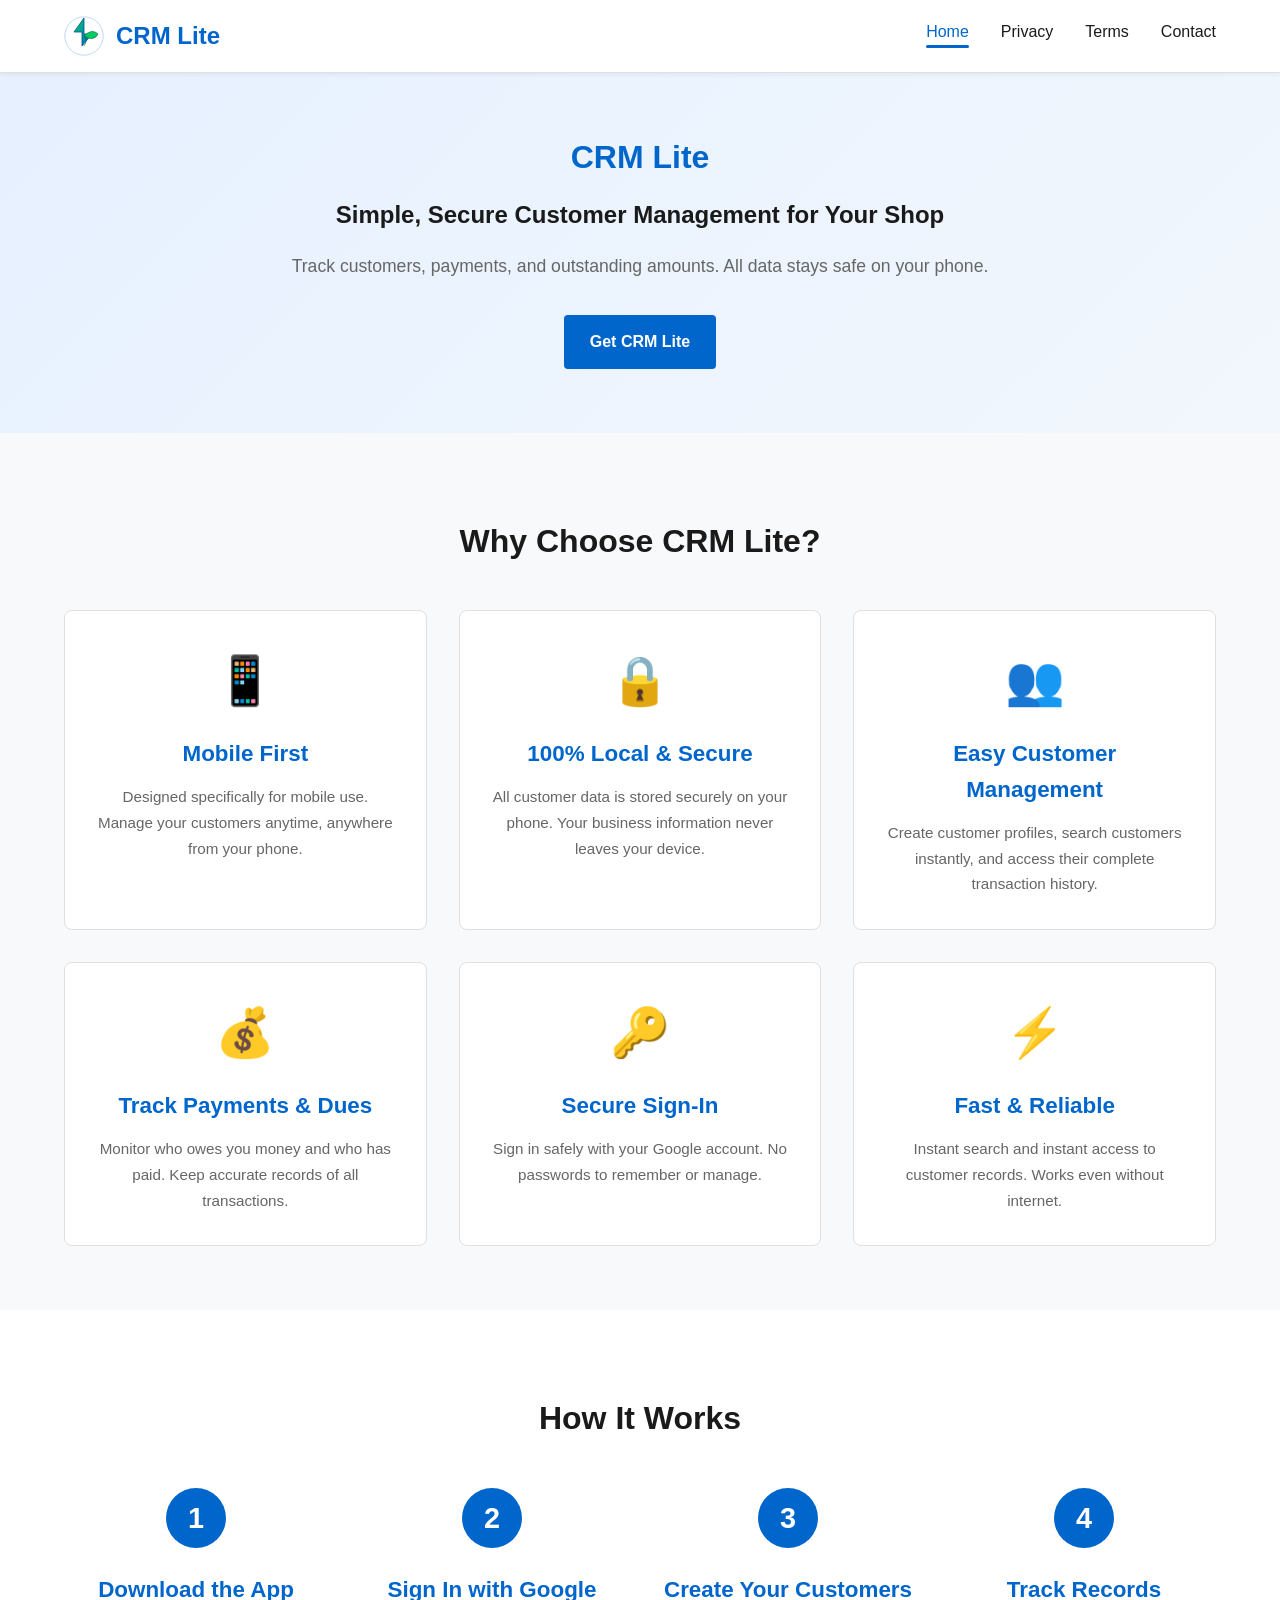
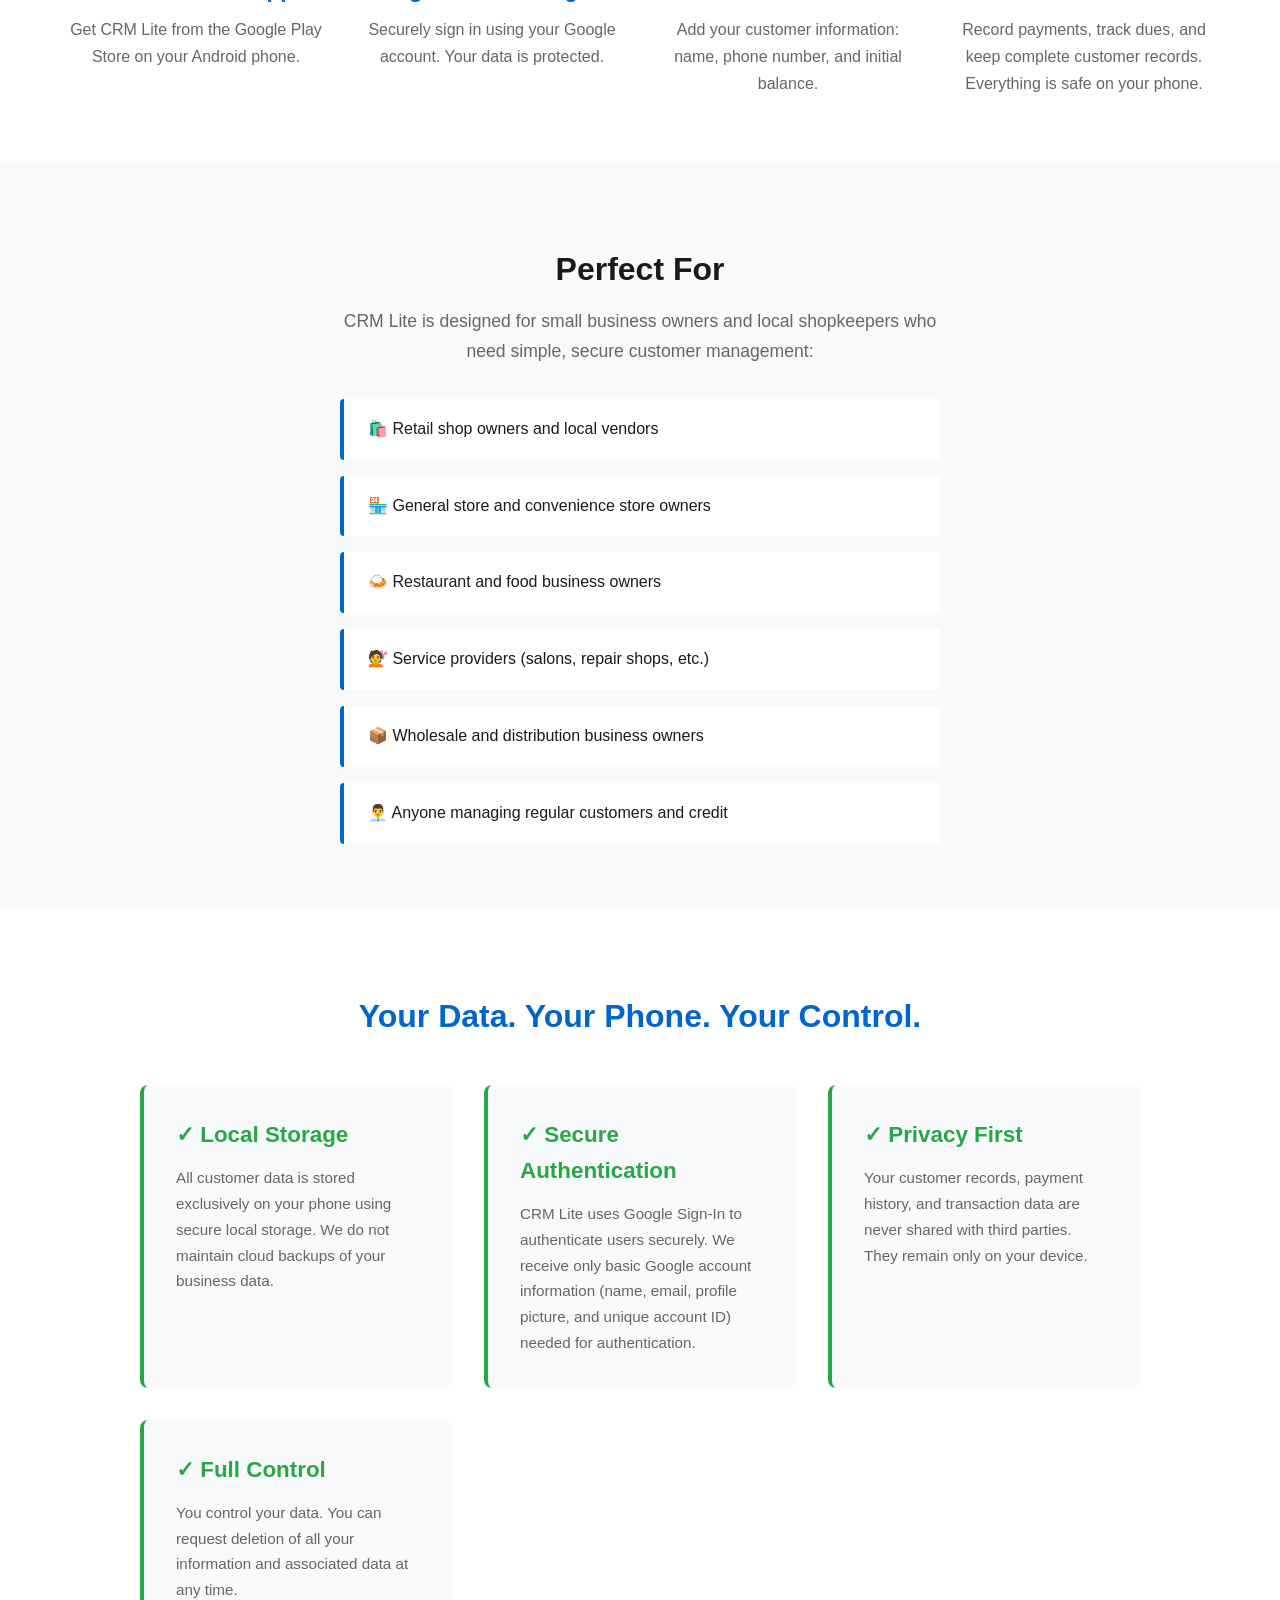
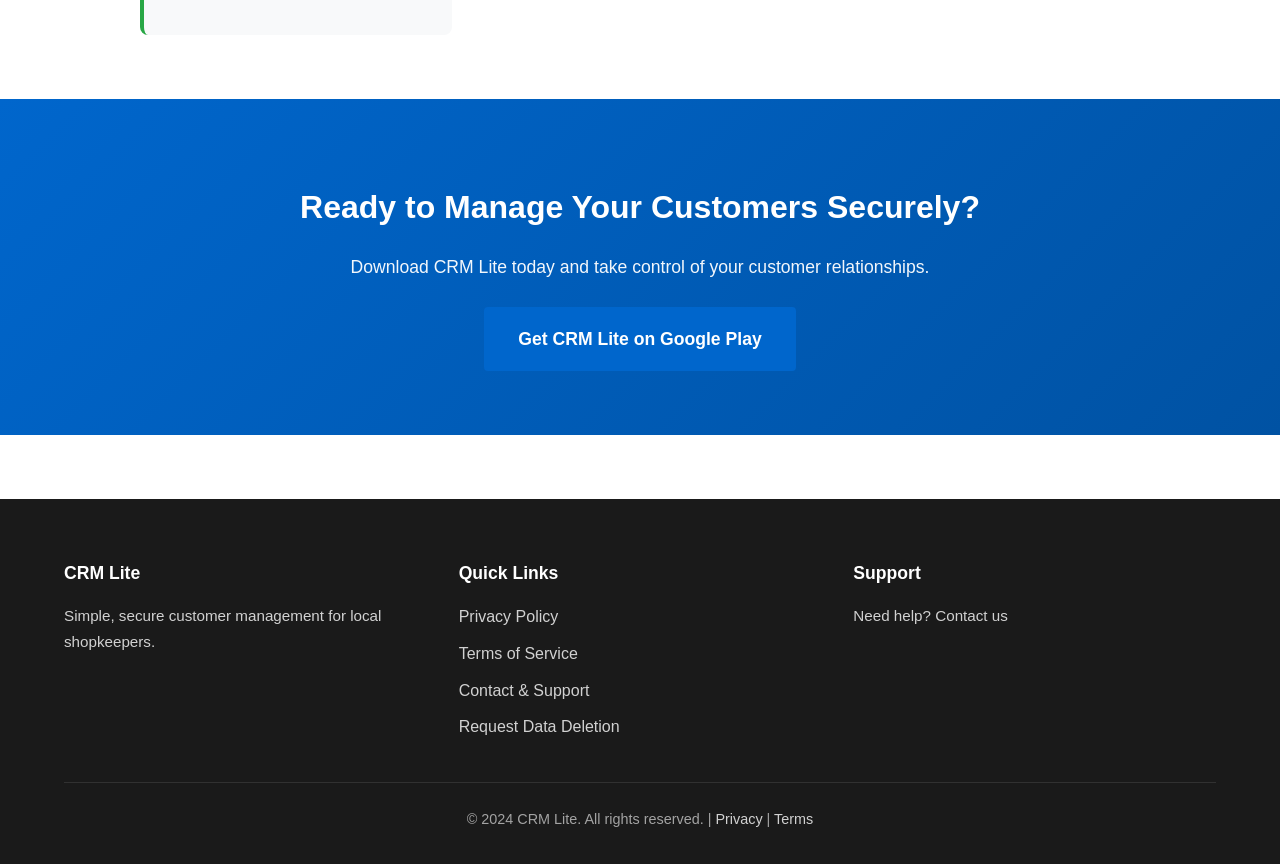
<file: index.html>
<!DOCTYPE html>
<html lang="en">
<head>
    <meta charset="UTF-8">
    <meta name="viewport" content="width=device-width, initial-scale=1.0">
    <meta name="description" content="CRM Lite - A secure, mobile-first customer relationship management app for local shopkeepers to track customers, payments, and outstanding amounts.">
    <meta name="theme-color" content="#0066cc">
    <title>CRM Lite - Simple Customer Management for Shopkeepers</title>
    <link rel="stylesheet" href="style.css">
</head>
<body>
    <!-- Navigation -->
    <nav class="navbar">
        <div class="container">
            <div class="nav-brand">
                <img src="logo.svg" alt="CRM Lite Logo" class="app-logo">
                <h1>CRM Lite</h1>
            </div>
            <ul class="nav-links">
                <li><a href="index.html" class="active">Home</a></li>
                <li><a href="privacy.html">Privacy</a></li>
                <li><a href="terms.html">Terms</a></li>
                <li><a href="contact.html">Contact</a></li>
            </ul>
        </div>
    </nav>

    <!-- Hero Section -->
    <section class="hero">
        <div class="container">
            <div class="hero-content">
                <h2>CRM Lite</h2>
                <p class="hero-subtitle">Simple, Secure Customer Management for Your Shop</p>
                <p class="hero-description">Track customers, payments, and outstanding amounts. All data stays safe on your phone.</p>
                <div class="hero-cta">
                    <a href="https://play.google.com/store/apps/details?id=com.crmlite.app" class="btn btn-primary" target="_blank" rel="noopener noreferrer">Get CRM Lite</a>
                </div>
            </div>
        </div>
    </section>

    <!-- Features Section -->
    <section class="features">
        <div class="container">
            <h2>Why Choose CRM Lite?</h2>
            <div class="features-grid">
                <div class="feature-card">
                    <div class="feature-icon">📱</div>
                    <h3>Mobile First</h3>
                    <p>Designed specifically for mobile use. Manage your customers anytime, anywhere from your phone.</p>
                </div>
                <div class="feature-card">
                    <div class="feature-icon">🔒</div>
                    <h3>100% Local & Secure</h3>
                    <p>All customer data is stored securely on your phone. Your business information never leaves your device.</p>
                </div>
                <div class="feature-card">
                    <div class="feature-icon">👥</div>
                    <h3>Easy Customer Management</h3>
                    <p>Create customer profiles, search customers instantly, and access their complete transaction history.</p>
                </div>
                <div class="feature-card">
                    <div class="feature-icon">💰</div>
                    <h3>Track Payments & Dues</h3>
                    <p>Monitor who owes you money and who has paid. Keep accurate records of all transactions.</p>
                </div>
                <div class="feature-card">
                    <div class="feature-icon">🔑</div>
                    <h3>Secure Sign-In</h3>
                    <p>Sign in safely with your Google account. No passwords to remember or manage.</p>
                </div>
                <div class="feature-card">
                    <div class="feature-icon">⚡</div>
                    <h3>Fast & Reliable</h3>
                    <p>Instant search and instant access to customer records. Works even without internet.</p>
                </div>
            </div>
        </div>
    </section>

    <!-- How It Works Section -->
    <section class="how-it-works">
        <div class="container">
            <h2>How It Works</h2>
            <div class="steps">
                <div class="step">
                    <div class="step-number">1</div>
                    <h3>Download the App</h3>
                    <p>Get CRM Lite from the Google Play Store on your Android phone.</p>
                </div>
                <div class="step">
                    <div class="step-number">2</div>
                    <h3>Sign In with Google</h3>
                    <p>Securely sign in using your Google account. Your data is protected.</p>
                </div>
                <div class="step">
                    <div class="step-number">3</div>
                    <h3>Create Your Customers</h3>
                    <p>Add your customer information: name, phone number, and initial balance.</p>
                </div>
                <div class="step">
                    <div class="step-number">4</div>
                    <h3>Track Records</h3>
                    <p>Record payments, track dues, and keep complete customer records. Everything is safe on your phone.</p>
                </div>
            </div>
        </div>
    </section>

    <!-- Target Audience Section -->
    <section class="audience">
        <div class="container">
            <h2>Perfect For</h2>
            <p class="section-subtitle">CRM Lite is designed for small business owners and local shopkeepers who need simple, secure customer management:</p>
            <ul class="audience-list">
                <li>🛍️ Retail shop owners and local vendors</li>
                <li>🏪 General store and convenience store owners</li>
                <li>🍛 Restaurant and food business owners</li>
                <li>💇 Service providers (salons, repair shops, etc.)</li>
                <li>📦 Wholesale and distribution business owners</li>
                <li>👨‍💼 Anyone managing regular customers and credit</li>
            </ul>
        </div>
    </section>

    <!-- Data Safety Section -->
    <section class="data-safety">
        <div class="container">
            <h2>Your Data. Your Phone. Your Control.</h2>
            <div class="safety-content">
                <div class="safety-point">
                    <h3>✓ Local Storage</h3>
                    <p>All customer data is stored exclusively on your phone using secure local storage. We do not maintain cloud backups of your business data.</p>
                </div>
                <div class="safety-point">
                    <h3>✓ Secure Authentication</h3>
                    <p>CRM Lite uses Google Sign-In to authenticate users securely. We receive only basic Google account information (name, email, profile picture, and unique account ID) needed for authentication.</p>
                </div>
                <div class="safety-point">
                    <h3>✓ Privacy First</h3>
                    <p>Your customer records, payment history, and transaction data are never shared with third parties. They remain only on your device.</p>
                </div>
                <div class="safety-point">
                    <h3>✓ Full Control</h3>
                    <p>You control your data. You can request deletion of all your information and associated data at any time.</p>
                </div>
            </div>
        </div>
    </section>

    <!-- CTA Section -->
    <section class="cta">
        <div class="container">
            <h2>Ready to Manage Your Customers Securely?</h2>
            <p>Download CRM Lite today and take control of your customer relationships.</p>
            <a href="https://play.google.com/store/apps/details?id=com.crmlite.app" class="btn btn-primary btn-lg" target="_blank" rel="noopener noreferrer">Get CRM Lite on Google Play</a>
        </div>
    </section>

    <!-- Footer -->
    <footer class="footer">
        <div class="container">
            <div class="footer-content">
                <div class="footer-section">
                    <h4>CRM Lite</h4>
                    <p>Simple, secure customer management for local shopkeepers.</p>
                </div>
                <div class="footer-section">
                    <h4>Quick Links</h4>
                    <ul>
                        <li><a href="privacy.html">Privacy Policy</a></li>
                        <li><a href="terms.html">Terms of Service</a></li>
                        <li><a href="contact.html">Contact & Support</a></li>
                        <li><a href="deletion.html">Request Data Deletion</a></li>
                    </ul>
                </div>
                <div class="footer-section">
                    <h4>Support</h4>
                    <p>Need help? <a href="contact.html">Contact us</a></p>
                </div>
            </div>
            <div class="footer-bottom">
                <p>&copy; 2024 CRM Lite. All rights reserved. | <a href="privacy.html">Privacy</a> | <a href="terms.html">Terms</a></p>
            </div>
        </div>
    </footer>

    <script src="script.js"></script>
</body>
</html>
</file>
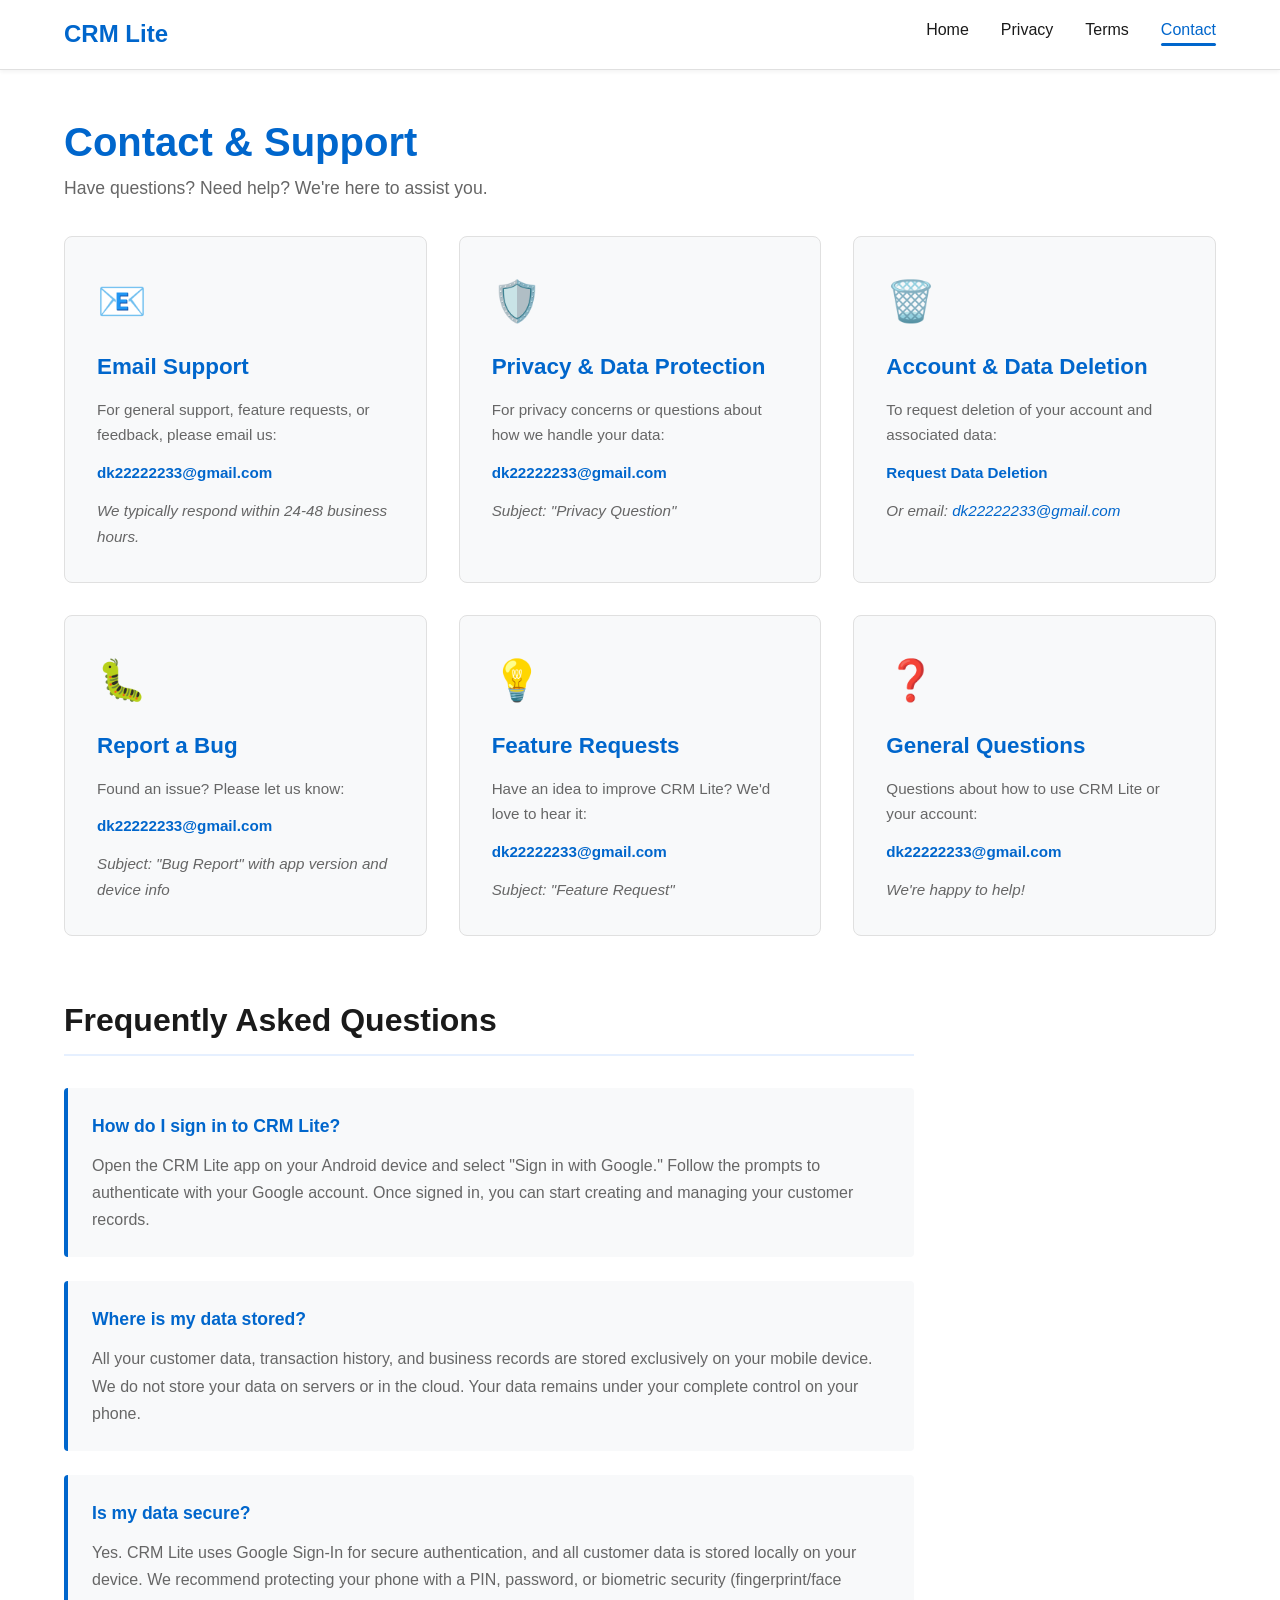
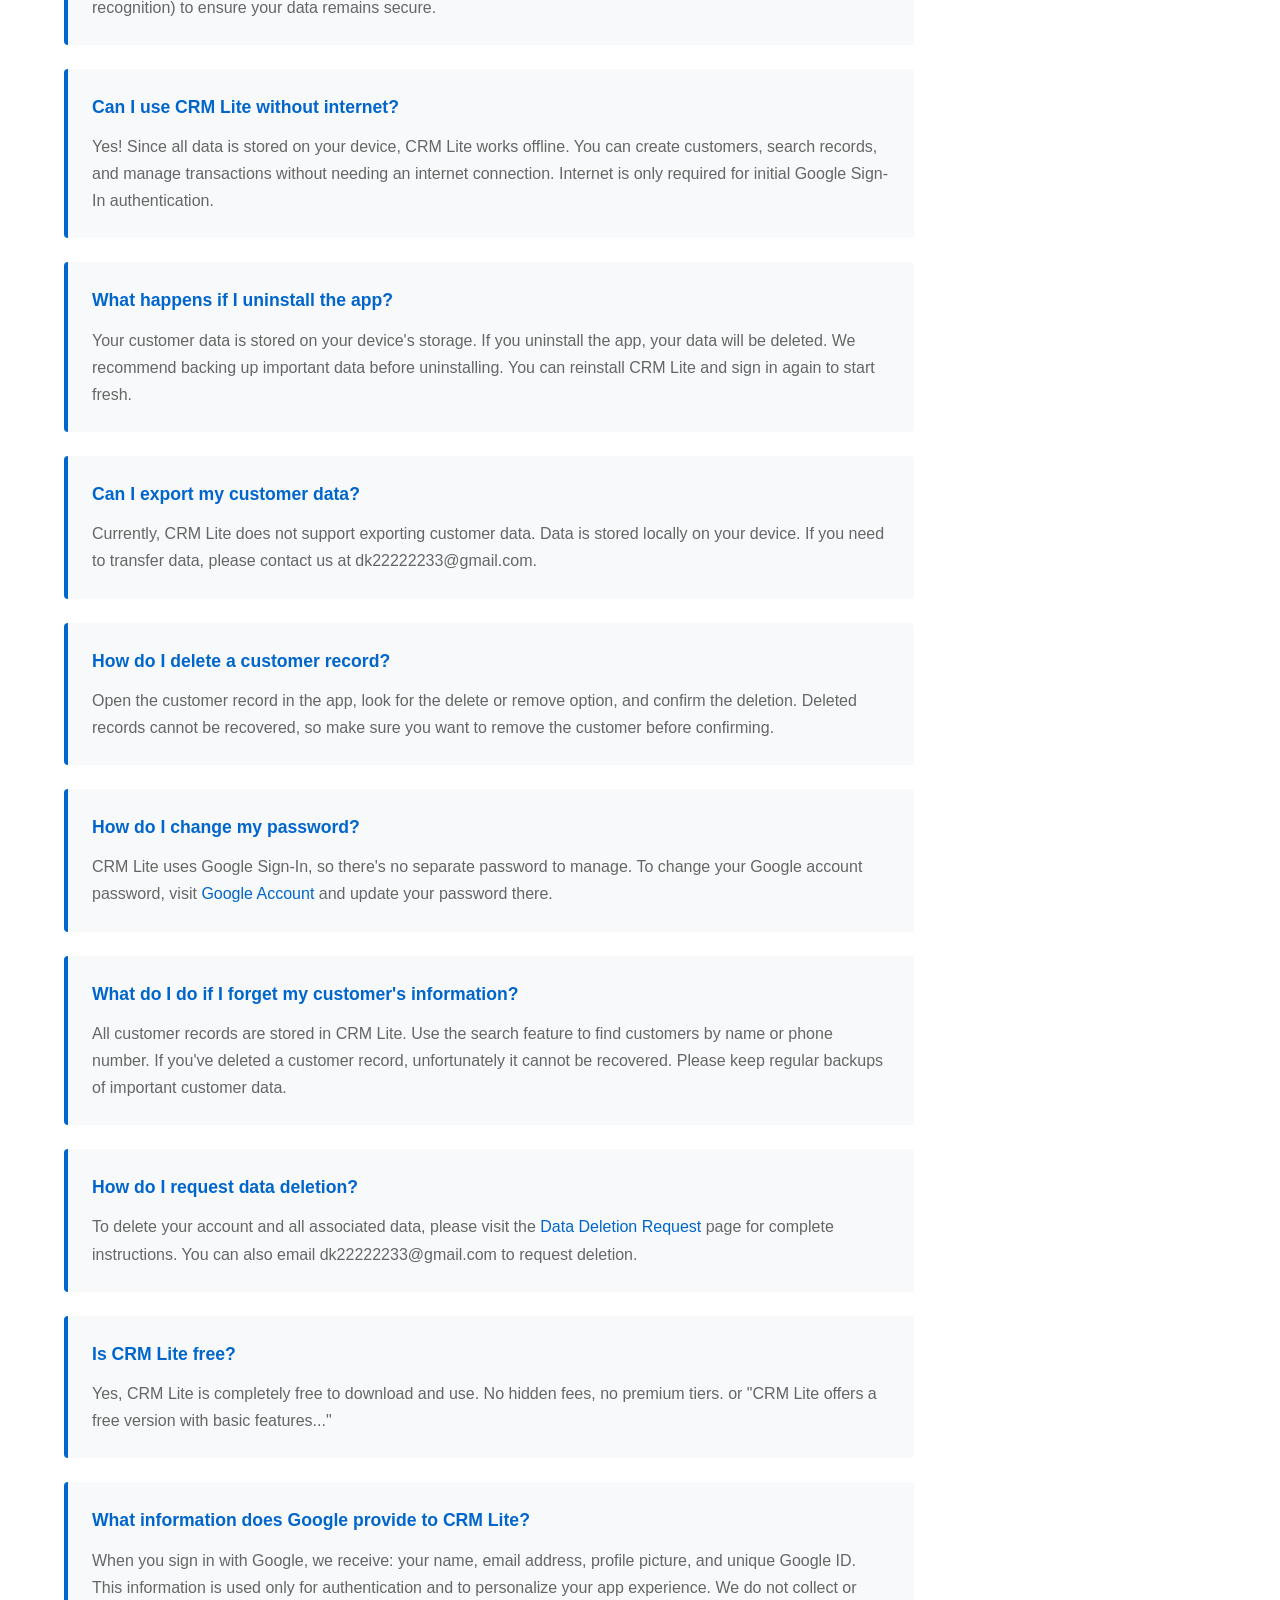
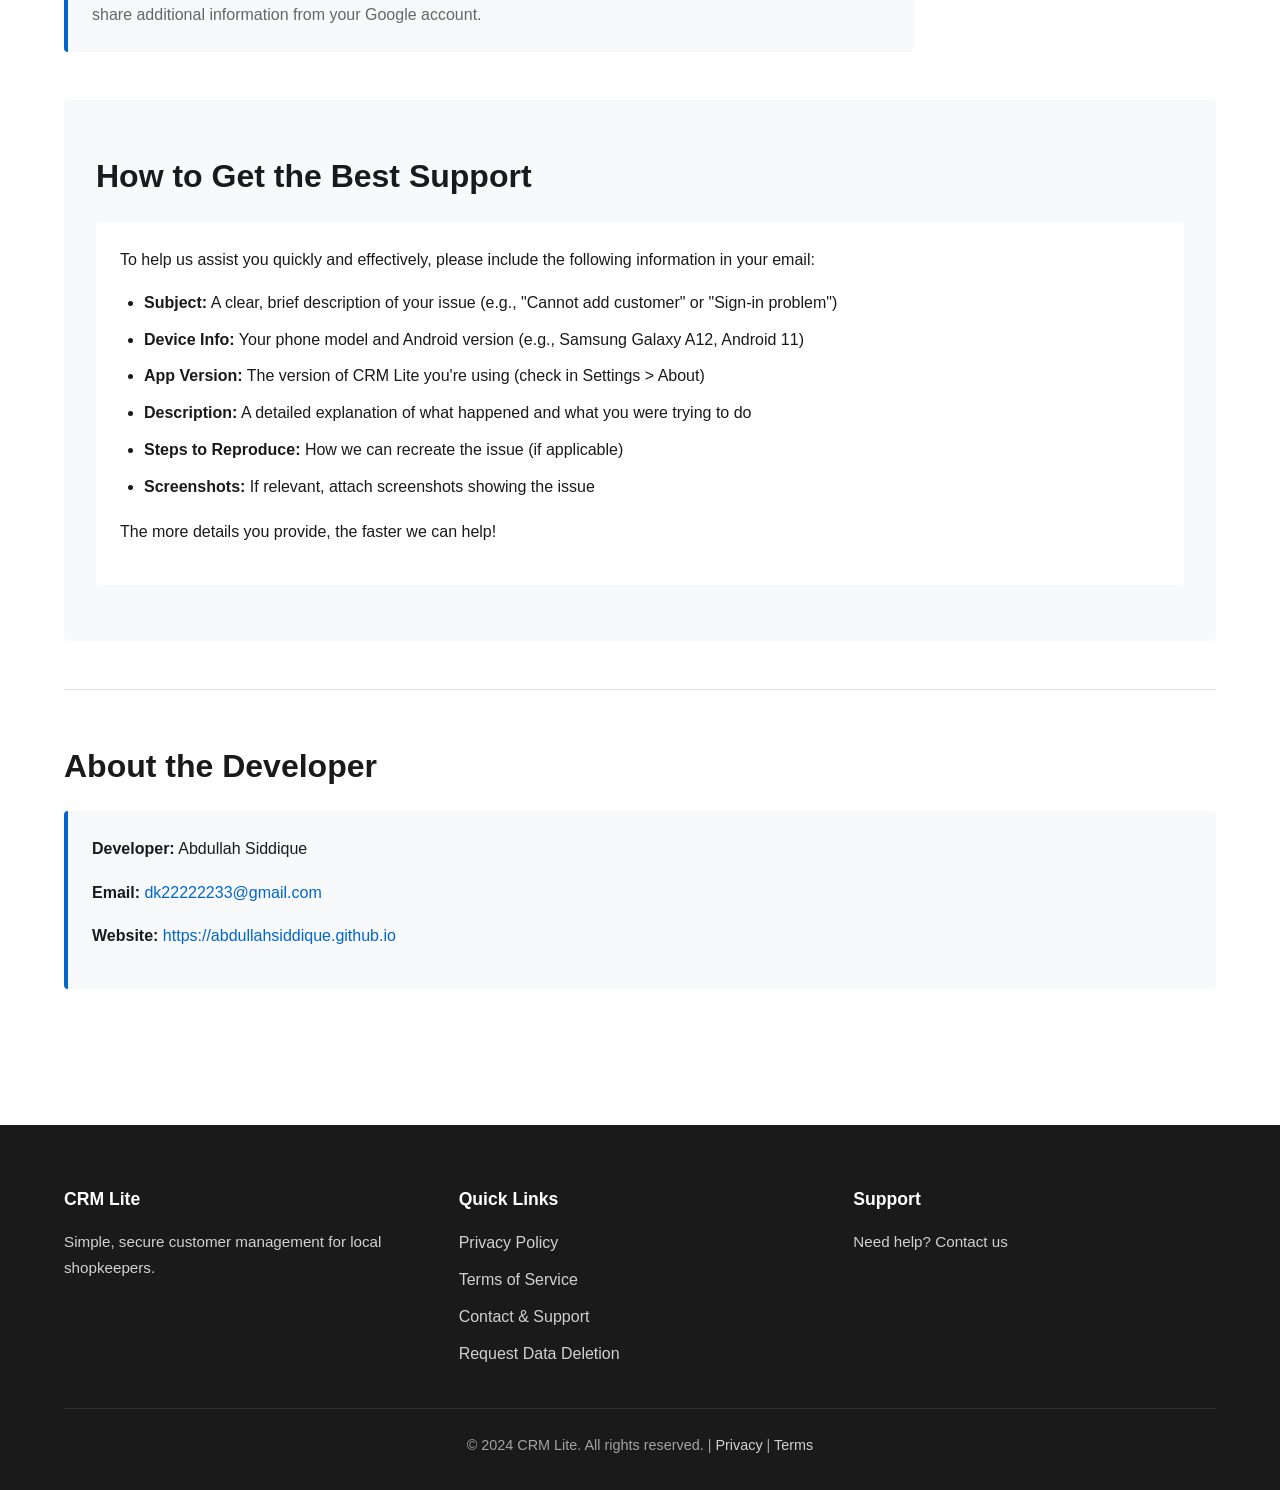
<file: contact.html>
<!DOCTYPE html>
<html lang="en">
<head>
    <meta charset="UTF-8">
    <meta name="viewport" content="width=device-width, initial-scale=1.0">
    <meta name="description" content="Contact CRM Lite Support - Get help, report issues, or ask questions about CRM Lite.">
    <title>Contact & Support - CRM Lite</title>
    <link rel="stylesheet" href="style.css">
</head>
<body>
    <!-- Navigation -->
    <nav class="navbar">
        <div class="container">
            <div class="nav-brand">
                <h1>CRM Lite</h1>
            </div>
            <ul class="nav-links">
                <li><a href="index.html">Home</a></li>
                <li><a href="privacy.html">Privacy</a></li>
                <li><a href="terms.html">Terms</a></li>
                <li><a href="contact.html" class="active">Contact</a></li>
            </ul>
        </div>
    </nav>

    <!-- Main Content -->
    <main class="content-wrapper">
        <div class="container">
            <div class="contact-page">
                <h1>Contact & Support</h1>
                <p class="page-subtitle">Have questions? Need help? We're here to assist you.</p>

                <!-- Support Options -->
                <section class="support-section">
                    <div class="support-grid">
                        <div class="support-card">
                            <div class="support-icon">📧</div>
                            <h3>Email Support</h3>
                            <p>For general support, feature requests, or feedback, please email us:</p>
                            <p class="support-contact"><a href="mailto:dk22222233@gmail.com">dk22222233@gmail.com</a></p>
                            <p class="support-note">We typically respond within 24-48 business hours.</p>
                        </div>

                        <div class="support-card">
                            <div class="support-icon">🛡️</div>
                            <h3>Privacy & Data Protection</h3>
                            <p>For privacy concerns or questions about how we handle your data:</p>
                            <p class="support-contact"><a href="mailto:dk22222233@gmail.com">dk22222233@gmail.com</a></p>
                            <p class="support-note">Subject: "Privacy Question"</p>
                        </div>

                        <div class="support-card">
                            <div class="support-icon">🗑️</div>
                            <h3>Account & Data Deletion</h3>
                            <p>To request deletion of your account and associated data:</p>
                            <p class="support-contact"><a href="deletion.html">Request Data Deletion</a></p>
                            <p class="support-note">Or email: <a href="mailto:dk22222233@gmail.com">dk22222233@gmail.com</a></p>
                        </div>

                        <div class="support-card">
                            <div class="support-icon">🐛</div>
                            <h3>Report a Bug</h3>
                            <p>Found an issue? Please let us know:</p>
                            <p class="support-contact"><a href="mailto:dk22222233@gmail.com?subject=Bug Report">dk22222233@gmail.com</a></p>
                            <p class="support-note">Subject: "Bug Report" with app version and device info</p>
                        </div>

                        <div class="support-card">
                            <div class="support-icon">💡</div>
                            <h3>Feature Requests</h3>
                            <p>Have an idea to improve CRM Lite? We'd love to hear it:</p>
                            <p class="support-contact"><a href="mailto:dk22222233@gmail.com?subject=Feature Request">dk22222233@gmail.com</a></p>
                            <p class="support-note">Subject: "Feature Request"</p>
                        </div>

                        <div class="support-card">
                            <div class="support-icon">❓</div>
                            <h3>General Questions</h3>
                            <p>Questions about how to use CRM Lite or your account:</p>
                            <p class="support-contact"><a href="mailto:dk22222233@gmail.com">dk22222233@gmail.com</a></p>
                            <p class="support-note">We're happy to help!</p>
                        </div>
                    </div>
                </section>

                <!-- FAQ Section -->
                <section class="faq-section">
                    <h2>Frequently Asked Questions</h2>

                    <div class="faq-item">
                        <h3>How do I sign in to CRM Lite?</h3>
                        <p>Open the CRM Lite app on your Android device and select "Sign in with Google." Follow the prompts to authenticate with your Google account. Once signed in, you can start creating and managing your customer records.</p>
                    </div>

                    <div class="faq-item">
                        <h3>Where is my data stored?</h3>
                        <p>All your customer data, transaction history, and business records are stored exclusively on your mobile device. We do not store your data on servers or in the cloud. Your data remains under your complete control on your phone.</p>
                    </div>

                    <div class="faq-item">
                        <h3>Is my data secure?</h3>
                        <p>Yes. CRM Lite uses Google Sign-In for secure authentication, and all customer data is stored locally on your device. We recommend protecting your phone with a PIN, password, or biometric security (fingerprint/face recognition) to ensure your data remains secure.</p>
                    </div>

                    <div class="faq-item">
                        <h3>Can I use CRM Lite without internet?</h3>
                        <p>Yes! Since all data is stored on your device, CRM Lite works offline. You can create customers, search records, and manage transactions without needing an internet connection. Internet is only required for initial Google Sign-In authentication.</p>
                    </div>

                    <div class="faq-item">
                        <h3>What happens if I uninstall the app?</h3>
                        <p>Your customer data is stored on your device's storage. If you uninstall the app, your data will be deleted. We recommend backing up important data before uninstalling. You can reinstall CRM Lite and sign in again to start fresh.</p>
                    </div>

                    <div class="faq-item">
                        <h3>Can I export my customer data?</h3>
                        <p>Currently, CRM Lite does not support exporting customer data. Data is stored locally on your device. If you need to transfer data, please contact us at dk22222233@gmail.com.</p>
                    </div>

                    <div class="faq-item">
                        <h3>How do I delete a customer record?</h3>
                        <p>Open the customer record in the app, look for the delete or remove option, and confirm the deletion. Deleted records cannot be recovered, so make sure you want to remove the customer before confirming.</p>
                    </div>

                    <div class="faq-item">
                        <h3>How do I change my password?</h3>
                        <p>CRM Lite uses Google Sign-In, so there's no separate password to manage. To change your Google account password, visit <a href="https://myaccount.google.com" target="_blank" rel="noopener noreferrer">Google Account</a> and update your password there.</p>
                    </div>

                    <div class="faq-item">
                        <h3>What do I do if I forget my customer's information?</h3>
                        <p>All customer records are stored in CRM Lite. Use the search feature to find customers by name or phone number. If you've deleted a customer record, unfortunately it cannot be recovered. Please keep regular backups of important customer data.</p>
                    </div>

                    <div class="faq-item">
                        <h3>How do I request data deletion?</h3>
                        <p>To delete your account and all associated data, please visit the <a href="deletion.html">Data Deletion Request</a> page for complete instructions. You can also email dk22222233@gmail.com to request deletion.</p>
                    </div>

                    <div class="faq-item">
                        <h3>Is CRM Lite free?</h3>
                        <p>Yes, CRM Lite is completely free to download and use. No hidden fees, no premium tiers. or "CRM Lite offers a free version with basic features..."</p>
                    </div>

                    <div class="faq-item">
                        <h3>What information does Google provide to CRM Lite?</h3>
                        <p>When you sign in with Google, we receive: your name, email address, profile picture, and unique Google ID. This information is used only for authentication and to personalize your app experience. We do not collect or share additional information from your Google account.</p>
                    </div>
                </section>

                <!-- Support Request Form Info -->
                <section class="support-info">
                    <h2>How to Get the Best Support</h2>
                    <div class="info-content">
                        <p>To help us assist you quickly and effectively, please include the following information in your email:</p>
                        <ul>
                            <li><strong>Subject:</strong> A clear, brief description of your issue (e.g., "Cannot add customer" or "Sign-in problem")</li>
                            <li><strong>Device Info:</strong> Your phone model and Android version (e.g., Samsung Galaxy A12, Android 11)</li>
                            <li><strong>App Version:</strong> The version of CRM Lite you're using (check in Settings > About)</li>
                            <li><strong>Description:</strong> A detailed explanation of what happened and what you were trying to do</li>
                            <li><strong>Steps to Reproduce:</strong> How we can recreate the issue (if applicable)</li>
                            <li><strong>Screenshots:</strong> If relevant, attach screenshots showing the issue</li>
                        </ul>
                        <p>The more details you provide, the faster we can help!</p>
                    </div>
                </section>

                <!-- Developer Info -->
                <section class="developer-info">
                    <h2>About the Developer</h2>
                    <div class="info-box">
                        <p><strong>Developer:</strong> Abdullah Siddique</p>
                        <p><strong>Email:</strong> <a href="mailto:dk22222233@gmail.com">dk22222233@gmail.com</a></p>
                        <p><strong>Website:</strong> <a href="https://abdullahsiddique.github.io" target="_blank" rel="noopener noreferrer">https://abdullahsiddique.github.io</a></p>
                    </div>
                </section>

            </div>
        </div>
    </main>

    <!-- Footer -->
    <footer class="footer">
        <div class="container">
            <div class="footer-content">
                <div class="footer-section">
                    <h4>CRM Lite</h4>
                    <p>Simple, secure customer management for local shopkeepers.</p>
                </div>
                <div class="footer-section">
                    <h4>Quick Links</h4>
                    <ul>
                        <li><a href="privacy.html">Privacy Policy</a></li>
                        <li><a href="terms.html">Terms of Service</a></li>
                        <li><a href="contact.html">Contact & Support</a></li>
                        <li><a href="deletion.html">Request Data Deletion</a></li>
                    </ul>
                </div>
                <div class="footer-section">
                    <h4>Support</h4>
                    <p>Need help? <a href="contact.html">Contact us</a></p>
                </div>
            </div>
            <div class="footer-bottom">
                <p>&copy; 2024 CRM Lite. All rights reserved. | <a href="privacy.html">Privacy</a> | <a href="terms.html">Terms</a></p>
            </div>
        </div>
    </footer>
</body>
</html>
</file>
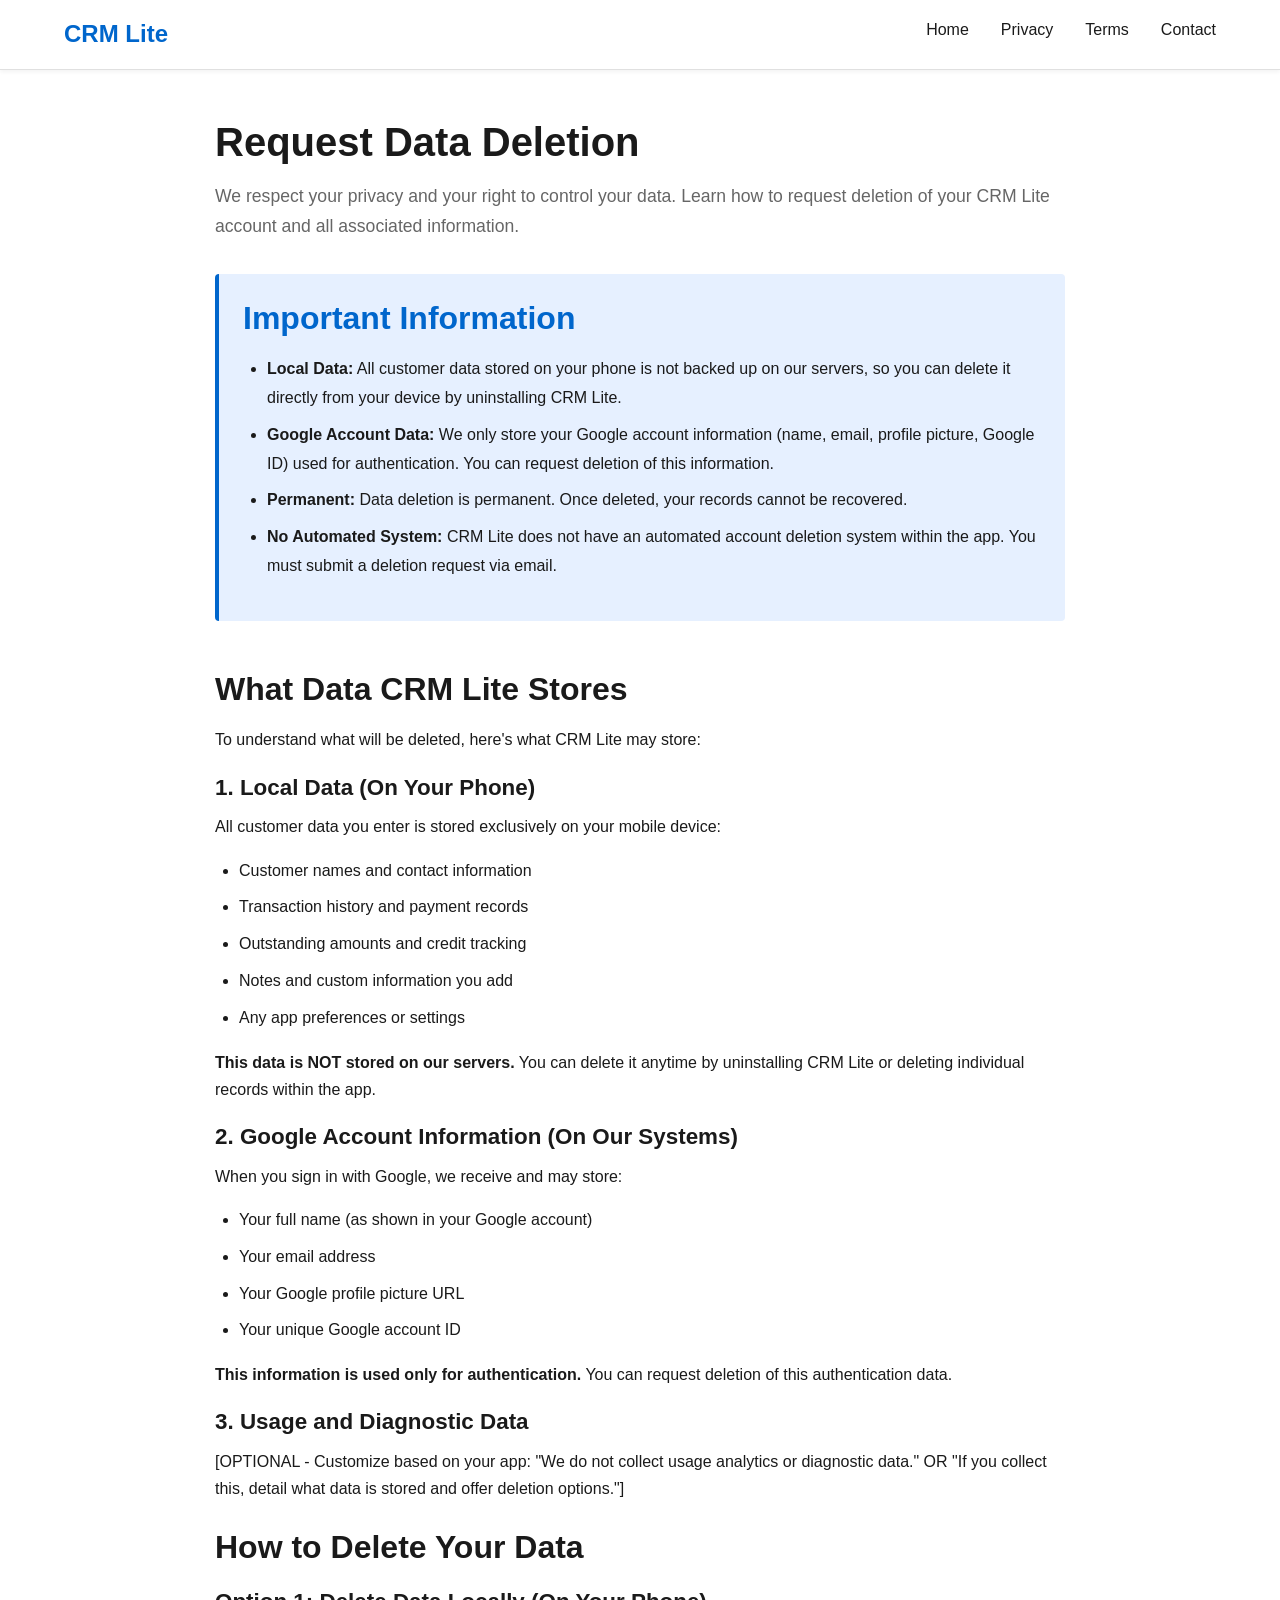
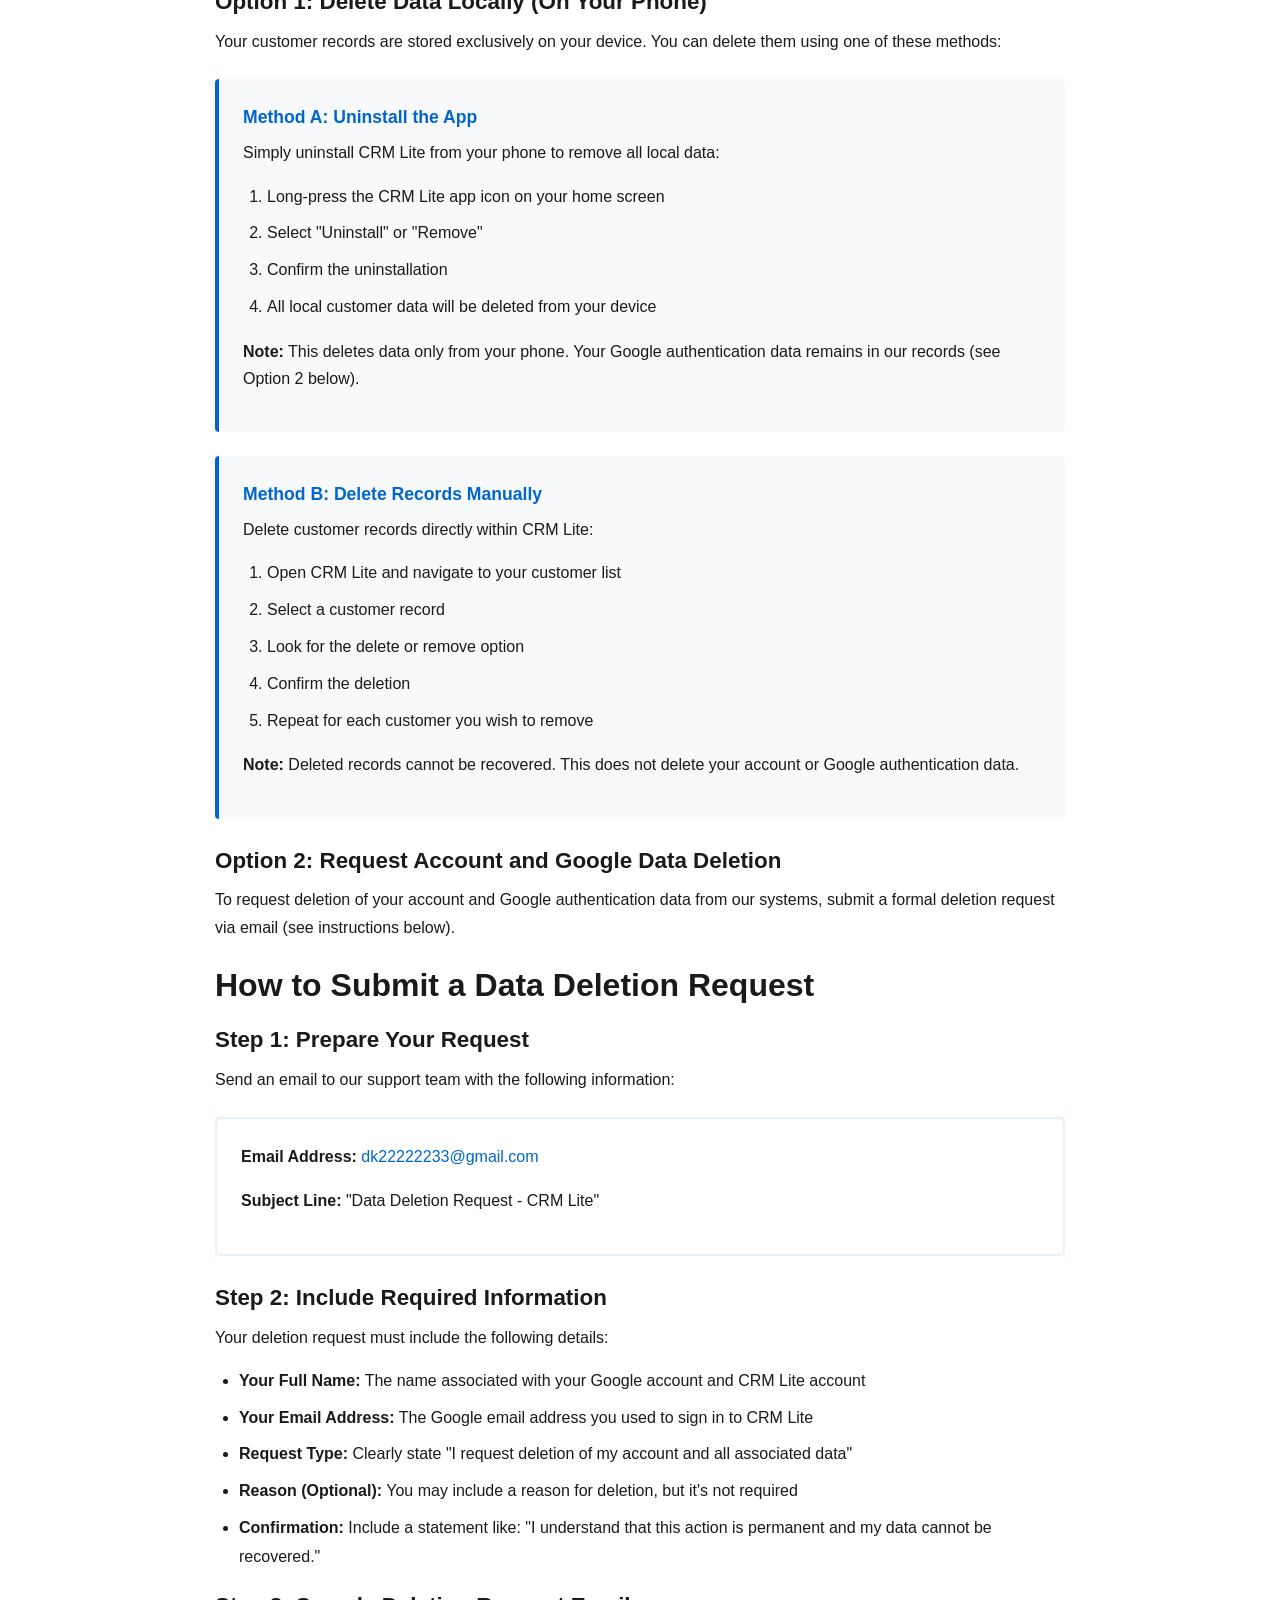
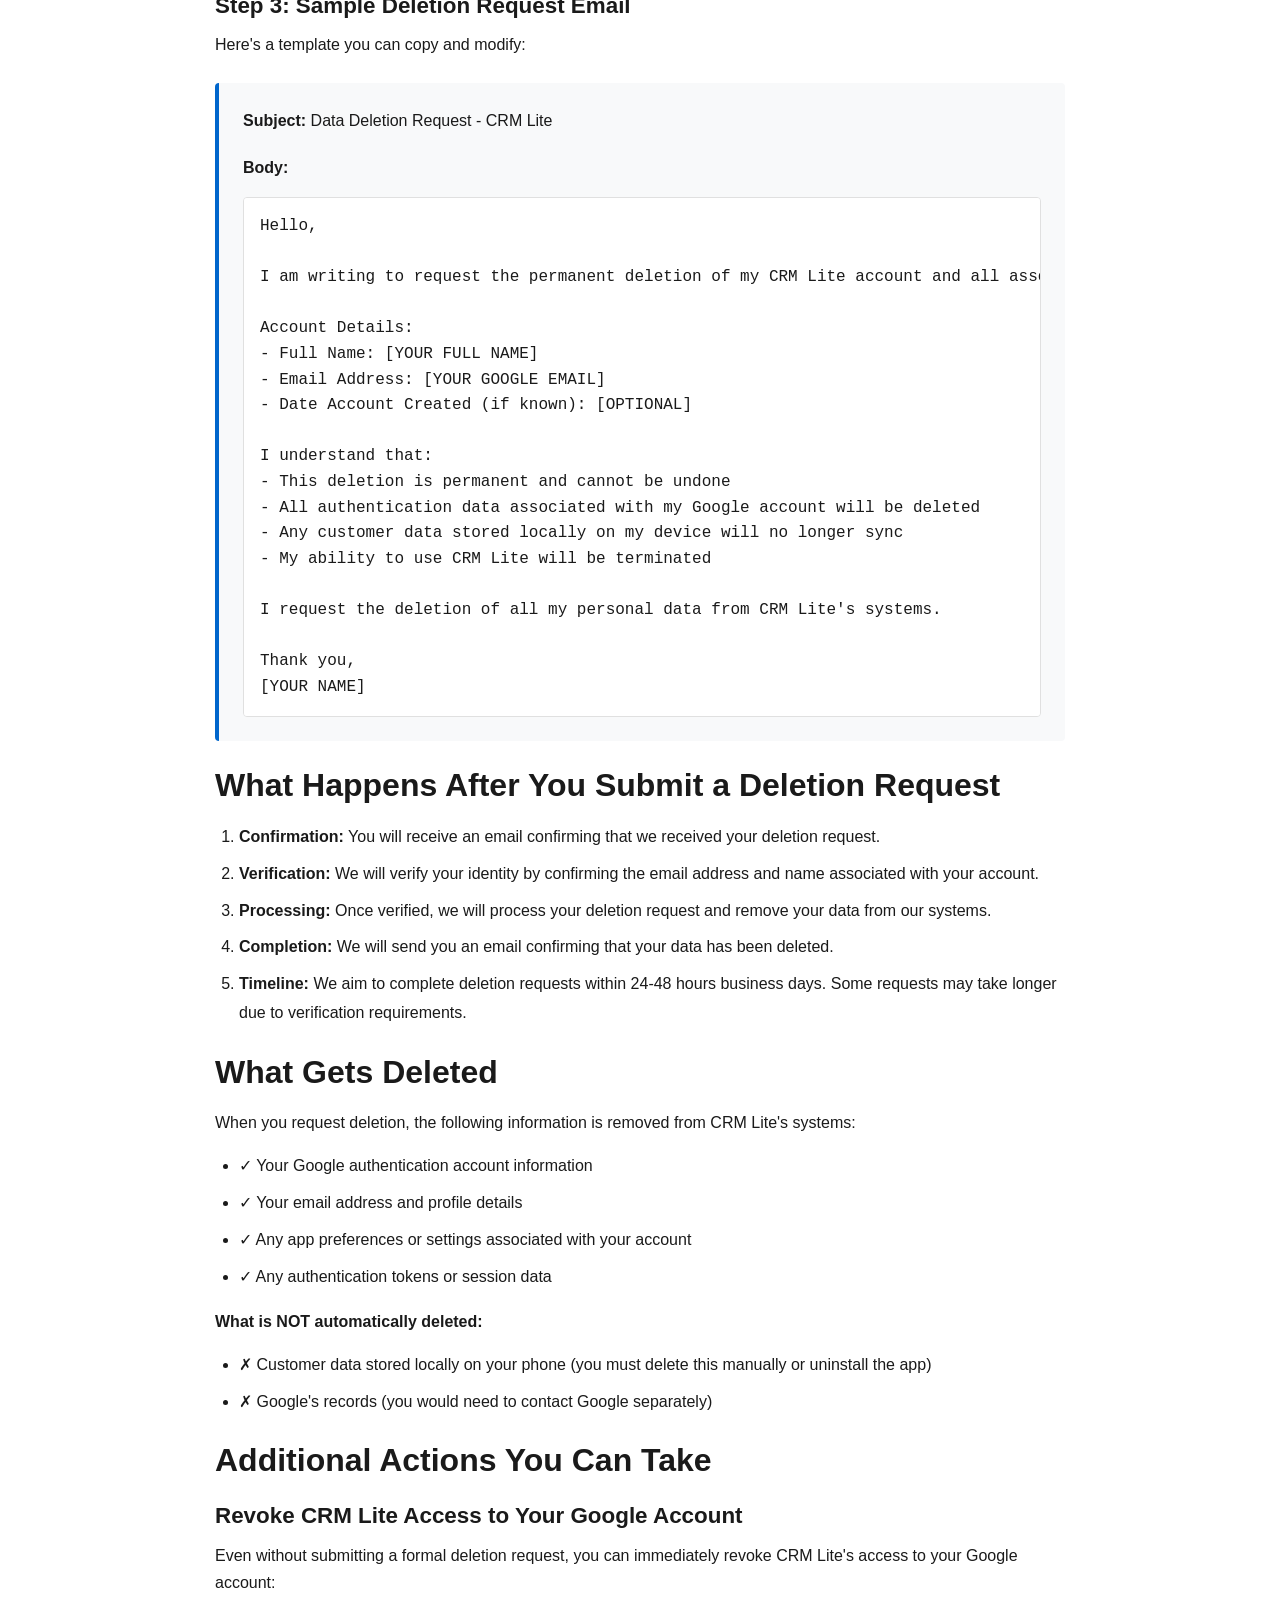
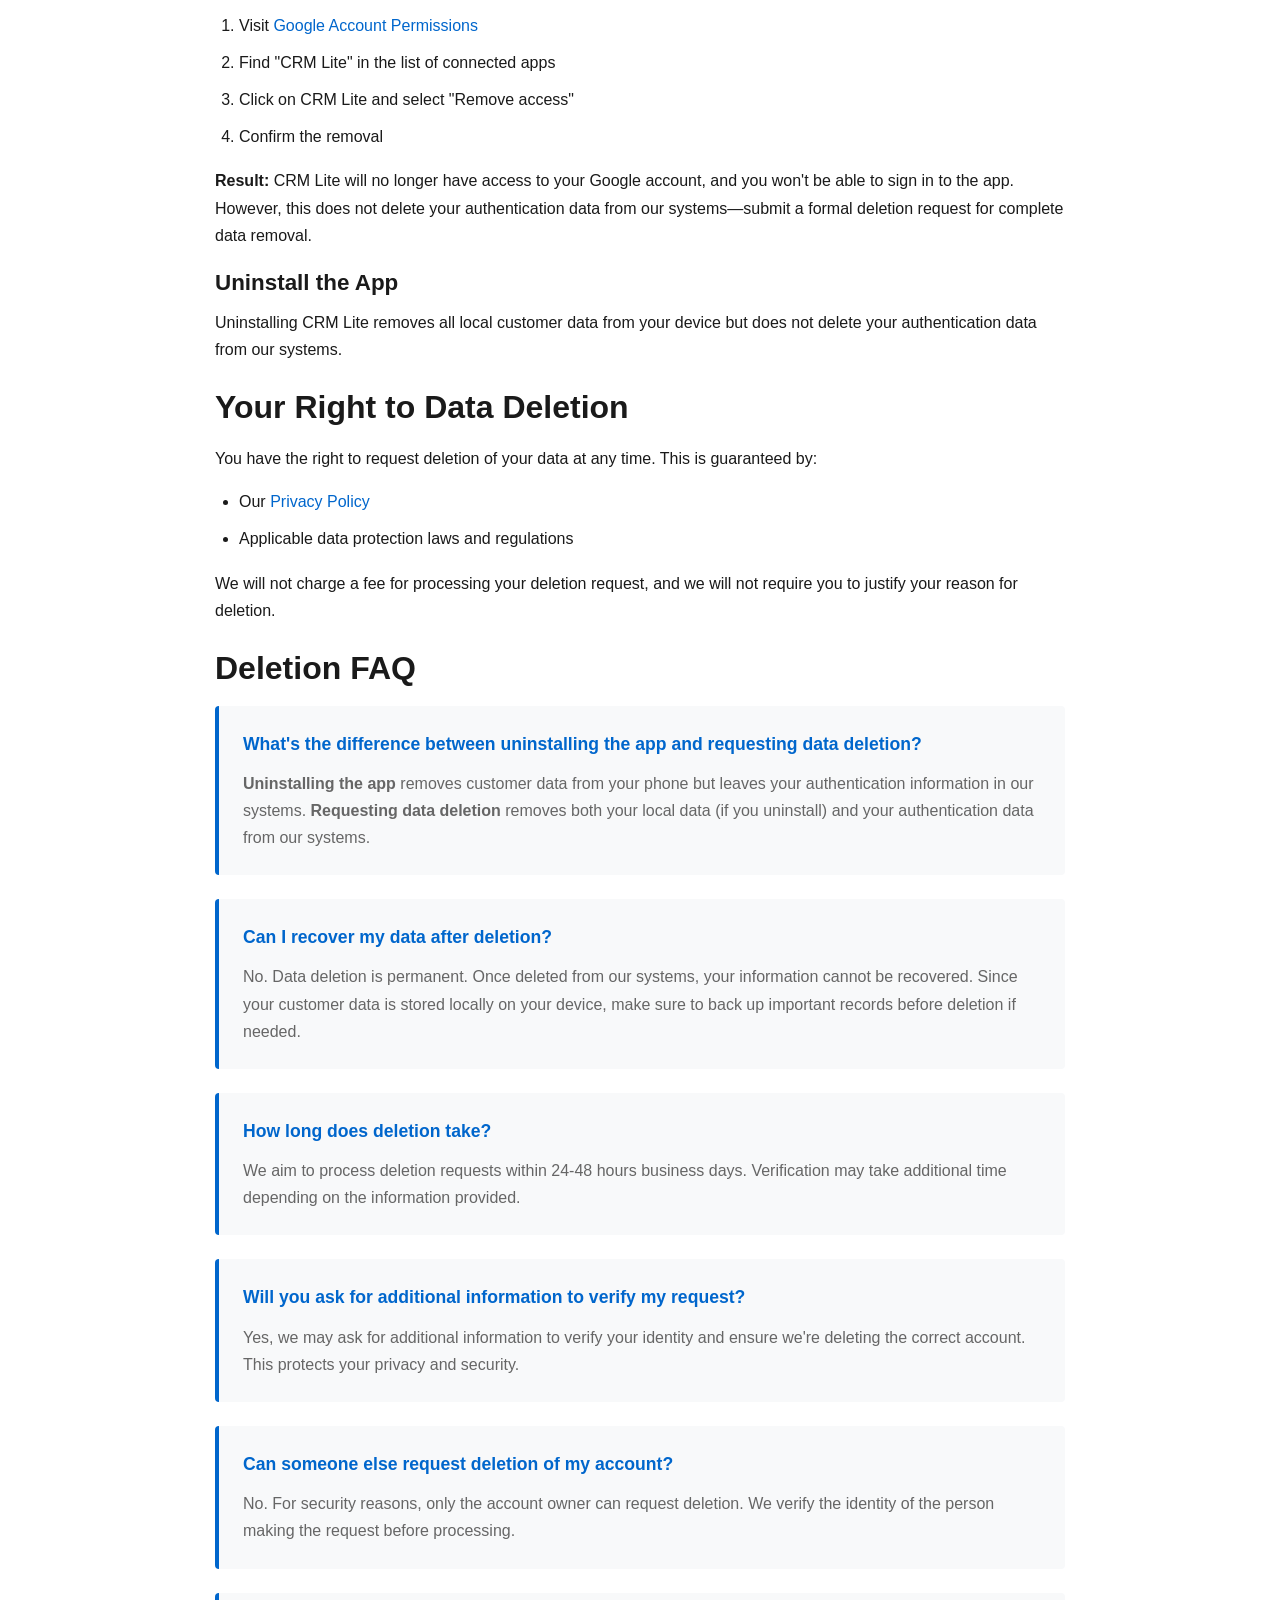
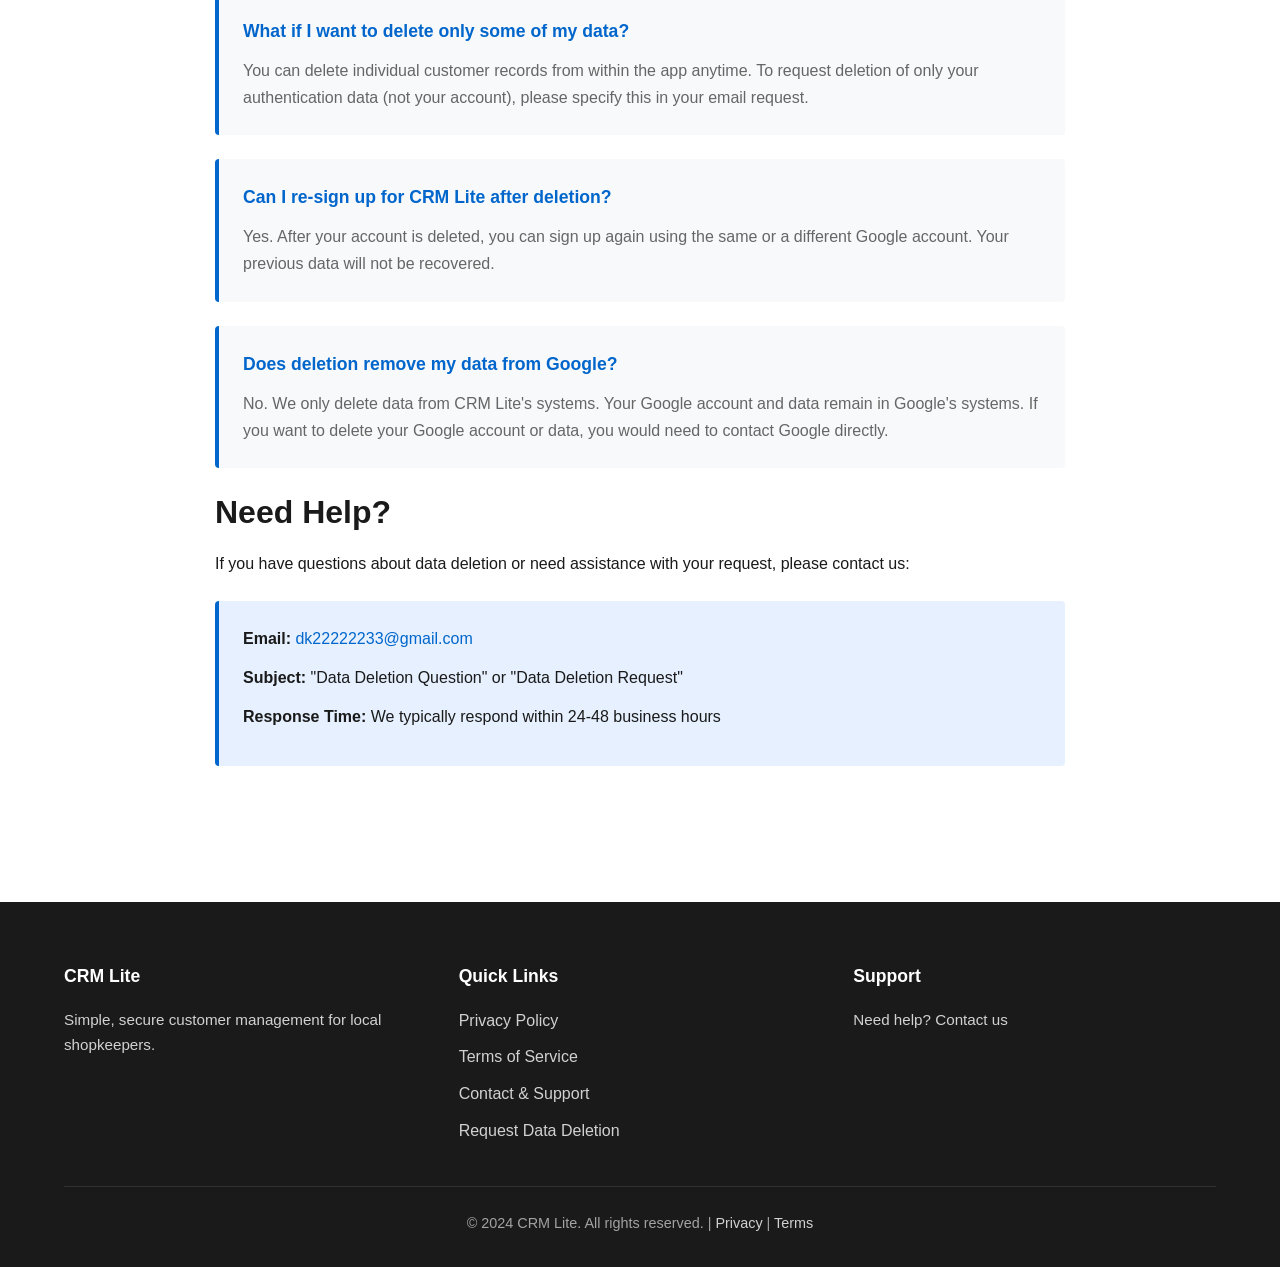
<file: deletion.html>
<!DOCTYPE html>
<html lang="en">
<head>
    <meta charset="UTF-8">
    <meta name="viewport" content="width=device-width, initial-scale=1.0">
    <meta name="description" content="Request Data Deletion - CRM Lite - Delete your account and all associated data.">
    <title>Request Data Deletion - CRM Lite</title>
    <link rel="stylesheet" href="style.css">
</head>
<body>
    <!-- Navigation -->
    <nav class="navbar">
        <div class="container">
            <div class="nav-brand">
                <h1>CRM Lite</h1>
            </div>
            <ul class="nav-links">
                <li><a href="index.html">Home</a></li>
                <li><a href="privacy.html">Privacy</a></li>
                <li><a href="terms.html">Terms</a></li>
                <li><a href="contact.html">Contact</a></li>
            </ul>
        </div>
    </nav>

    <!-- Main Content -->
    <main class="content-wrapper">
        <div class="container">
            <article class="deletion-content">
                <h1>Request Data Deletion</h1>
                <p class="page-subtitle">We respect your privacy and your right to control your data. Learn how to request deletion of your CRM Lite account and all associated information.</p>

                <!-- Key Information -->
                <section class="deletion-intro">
                    <div class="info-box highlight">
                        <h2>Important Information</h2>
                        <ul>
                            <li><strong>Local Data:</strong> All customer data stored on your phone is not backed up on our servers, so you can delete it directly from your device by uninstalling CRM Lite.</li>
                            <li><strong>Google Account Data:</strong> We only store your Google account information (name, email, profile picture, Google ID) used for authentication. You can request deletion of this information.</li>
                            <li><strong>Permanent:</strong> Data deletion is permanent. Once deleted, your records cannot be recovered.</li>
                            <li><strong>No Automated System:</strong> CRM Lite does not have an automated account deletion system within the app. You must submit a deletion request via email.</li>
                        </ul>
                    </div>
                </section>

                <!-- Data Stored Section -->
                <section>
                    <h2>What Data CRM Lite Stores</h2>
                    <p>To understand what will be deleted, here's what CRM Lite may store:</p>

                    <h3>1. Local Data (On Your Phone)</h3>
                    <p>All customer data you enter is stored exclusively on your mobile device:</p>
                    <ul>
                        <li>Customer names and contact information</li>
                        <li>Transaction history and payment records</li>
                        <li>Outstanding amounts and credit tracking</li>
                        <li>Notes and custom information you add</li>
                        <li>Any app preferences or settings</li>
                    </ul>
                    <p><strong>This data is NOT stored on our servers.</strong> You can delete it anytime by uninstalling CRM Lite or deleting individual records within the app.</p>

                    <h3>2. Google Account Information (On Our Systems)</h3>
                    <p>When you sign in with Google, we receive and may store:</p>
                    <ul>
                        <li>Your full name (as shown in your Google account)</li>
                        <li>Your email address</li>
                        <li>Your Google profile picture URL</li>
                        <li>Your unique Google account ID</li>
                    </ul>
                    <p><strong>This information is used only for authentication.</strong> You can request deletion of this authentication data.</p>

                    <h3>3. Usage and Diagnostic Data</h3>
                    <p>[OPTIONAL - Customize based on your app: "We do not collect usage analytics or diagnostic data." OR "If you collect this, detail what data is stored and offer deletion options."]</p>
                </section>

                <!-- How to Delete Section -->
                <section>
                    <h2>How to Delete Your Data</h2>

                    <h3>Option 1: Delete Data Locally (On Your Phone)</h3>
                    <p>Your customer records are stored exclusively on your device. You can delete them using one of these methods:</p>

                    <div class="deletion-method">
                        <h4>Method A: Uninstall the App</h4>
                        <p>Simply uninstall CRM Lite from your phone to remove all local data:</p>
                        <ol>
                            <li>Long-press the CRM Lite app icon on your home screen</li>
                            <li>Select "Uninstall" or "Remove"</li>
                            <li>Confirm the uninstallation</li>
                            <li>All local customer data will be deleted from your device</li>
                        </ol>
                        <p><strong>Note:</strong> This deletes data only from your phone. Your Google authentication data remains in our records (see Option 2 below).</p>
                    </div>

                    <div class="deletion-method">
                        <h4>Method B: Delete Records Manually</h4>
                        <p>Delete customer records directly within CRM Lite:</p>
                        <ol>
                            <li>Open CRM Lite and navigate to your customer list</li>
                            <li>Select a customer record</li>
                            <li>Look for the delete or remove option</li>
                            <li>Confirm the deletion</li>
                            <li>Repeat for each customer you wish to remove</li>
                        </ol>
                        <p><strong>Note:</strong> Deleted records cannot be recovered. This does not delete your account or Google authentication data.</p>
                    </div>

                    <h3>Option 2: Request Account and Google Data Deletion</h3>
                    <p>To request deletion of your account and Google authentication data from our systems, submit a formal deletion request via email (see instructions below).</p>
                </section>

                <!-- Deletion Request Process -->
                <section>
                    <h2>How to Submit a Data Deletion Request</h2>

                    <h3>Step 1: Prepare Your Request</h3>
                    <p>Send an email to our support team with the following information:</p>
                    <div class="deletion-email-template">
                        <p><strong>Email Address:</strong> <a href="mailto:dk22222233@gmail.com">dk22222233@gmail.com</a></p>
                        <p><strong>Subject Line:</strong> "Data Deletion Request - CRM Lite"</p>
                    </div>

                    <h3>Step 2: Include Required Information</h3>
                    <p>Your deletion request must include the following details:</p>
                    <ul>
                        <li><strong>Your Full Name:</strong> The name associated with your Google account and CRM Lite account</li>
                        <li><strong>Your Email Address:</strong> The Google email address you used to sign in to CRM Lite</li>
                        <li><strong>Request Type:</strong> Clearly state "I request deletion of my account and all associated data"</li>
                        <li><strong>Reason (Optional):</strong> You may include a reason for deletion, but it's not required</li>
                        <li><strong>Confirmation:</strong> Include a statement like: "I understand that this action is permanent and my data cannot be recovered."</li>
                    </ul>

                    <h3>Step 3: Sample Deletion Request Email</h3>
                    <p>Here's a template you can copy and modify:</p>
                    <div class="email-template">
                        <p><strong>Subject:</strong> Data Deletion Request - CRM Lite</p>
                        <p style="margin-top: 20px;"><strong>Body:</strong></p>
                        <pre>Hello,

I am writing to request the permanent deletion of my CRM Lite account and all associated data.

Account Details:
- Full Name: [YOUR FULL NAME]
- Email Address: [YOUR GOOGLE EMAIL]
- Date Account Created (if known): [OPTIONAL]

I understand that:
- This deletion is permanent and cannot be undone
- All authentication data associated with my Google account will be deleted
- Any customer data stored locally on my device will no longer sync
- My ability to use CRM Lite will be terminated

I request the deletion of all my personal data from CRM Lite's systems.

Thank you,
[YOUR NAME]</pre>
                    </div>
                </section>

                <!-- What Happens After -->
                <section>
                    <h2>What Happens After You Submit a Deletion Request</h2>
                    <ol>
                        <li><strong>Confirmation:</strong> You will receive an email confirming that we received your deletion request.</li>
                        <li><strong>Verification:</strong> We will verify your identity by confirming the email address and name associated with your account.</li>
                        <li><strong>Processing:</strong> Once verified, we will process your deletion request and remove your data from our systems.</li>
                        <li><strong>Completion:</strong> We will send you an email confirming that your data has been deleted.</li>
                        <li><strong>Timeline:</strong> We aim to complete deletion requests within 24-48 hours business days. Some requests may take longer due to verification requirements.</li>
                    </ol>
                </section>

                <!-- What Gets Deleted -->
                <section>
                    <h2>What Gets Deleted</h2>
                    <p>When you request deletion, the following information is removed from CRM Lite's systems:</p>
                    <ul>
                        <li>✓ Your Google authentication account information</li>
                        <li>✓ Your email address and profile details</li>
                        <li>✓ Any app preferences or settings associated with your account</li>
                        <li>✓ Any authentication tokens or session data</li>
                    </ul>

                    <p><strong>What is NOT automatically deleted:</strong></p>
                    <ul>
                        <li>✗ Customer data stored locally on your phone (you must delete this manually or uninstall the app)</li>
                        <li>✗ Google's records (you would need to contact Google separately)</li>
                    </ul>
                </section>

                <!-- Revoking Access Section -->
                <section>
                    <h2>Additional Actions You Can Take</h2>

                    <h3>Revoke CRM Lite Access to Your Google Account</h3>
                    <p>Even without submitting a formal deletion request, you can immediately revoke CRM Lite's access to your Google account:</p>
                    <ol>
                        <li>Visit <a href="https://myaccount.google.com/permissions" target="_blank" rel="noopener noreferrer">Google Account Permissions</a></li>
                        <li>Find "CRM Lite" in the list of connected apps</li>
                        <li>Click on CRM Lite and select "Remove access"</li>
                        <li>Confirm the removal</li>
                    </ol>
                    <p><strong>Result:</strong> CRM Lite will no longer have access to your Google account, and you won't be able to sign in to the app. However, this does not delete your authentication data from our systems—submit a formal deletion request for complete data removal.</p>

                    <h3>Uninstall the App</h3>
                    <p>Uninstalling CRM Lite removes all local customer data from your device but does not delete your authentication data from our systems.</p>
                </section>

                <!-- Right to Deletion -->
                <section>
                    <h2>Your Right to Data Deletion</h2>
                    <p>You have the right to request deletion of your data at any time. This is guaranteed by:</p>
                    <ul>
                        <li>Our <a href="privacy.html">Privacy Policy</a></li>
                        <li>Applicable data protection laws and regulations</li>
                    </ul>
                    <p>We will not charge a fee for processing your deletion request, and we will not require you to justify your reason for deletion.</p>
                </section>

                <!-- Frequently Asked Questions -->
                <section>
                    <h2>Deletion FAQ</h2>

                    <div class="faq-item">
                        <h3>What's the difference between uninstalling the app and requesting data deletion?</h3>
                        <p><strong>Uninstalling the app</strong> removes customer data from your phone but leaves your authentication information in our systems. <strong>Requesting data deletion</strong> removes both your local data (if you uninstall) and your authentication data from our systems.</p>
                    </div>

                    <div class="faq-item">
                        <h3>Can I recover my data after deletion?</h3>
                        <p>No. Data deletion is permanent. Once deleted from our systems, your information cannot be recovered. Since your customer data is stored locally on your device, make sure to back up important records before deletion if needed.</p>
                    </div>

                    <div class="faq-item">
                        <h3>How long does deletion take?</h3>
                        <p>We aim to process deletion requests within 24-48 hours business days. Verification may take additional time depending on the information provided.</p>
                    </div>

                    <div class="faq-item">
                        <h3>Will you ask for additional information to verify my request?</h3>
                        <p>Yes, we may ask for additional information to verify your identity and ensure we're deleting the correct account. This protects your privacy and security.</p>
                    </div>

                    <div class="faq-item">
                        <h3>Can someone else request deletion of my account?</h3>
                        <p>No. For security reasons, only the account owner can request deletion. We verify the identity of the person making the request before processing.</p>
                    </div>

                    <div class="faq-item">
                        <h3>What if I want to delete only some of my data?</h3>
                        <p>You can delete individual customer records from within the app anytime. To request deletion of only your authentication data (not your account), please specify this in your email request.</p>
                    </div>

                    <div class="faq-item">
                        <h3>Can I re-sign up for CRM Lite after deletion?</h3>
                        <p>Yes. After your account is deleted, you can sign up again using the same or a different Google account. Your previous data will not be recovered.</p>
                    </div>

                    <div class="faq-item">
                        <h3>Does deletion remove my data from Google?</h3>
                        <p>No. We only delete data from CRM Lite's systems. Your Google account and data remain in Google's systems. If you want to delete your Google account or data, you would need to contact Google directly.</p>
                    </div>

                </section>

                <!-- Support Contact -->
                <section class="deletion-support">
                    <h2>Need Help?</h2>
                    <p>If you have questions about data deletion or need assistance with your request, please contact us:</p>
                    <div class="contact-box">
                        <p><strong>Email:</strong> <a href="mailto:dk22222233@gmail.com">dk22222233@gmail.com</a></p>
                        <p><strong>Subject:</strong> "Data Deletion Question" or "Data Deletion Request"</p>
                        <p><strong>Response Time:</strong> We typically respond within 24-48 business hours</p>
                    </div>
                </section>

            </article>
        </div>
    </main>

    <!-- Footer -->
    <footer class="footer">
        <div class="container">
            <div class="footer-content">
                <div class="footer-section">
                    <h4>CRM Lite</h4>
                    <p>Simple, secure customer management for local shopkeepers.</p>
                </div>
                <div class="footer-section">
                    <h4>Quick Links</h4>
                    <ul>
                        <li><a href="privacy.html">Privacy Policy</a></li>
                        <li><a href="terms.html">Terms of Service</a></li>
                        <li><a href="contact.html">Contact & Support</a></li>
                        <li><a href="deletion.html">Request Data Deletion</a></li>
                    </ul>
                </div>
                <div class="footer-section">
                    <h4>Support</h4>
                    <p>Need help? <a href="contact.html">Contact us</a></p>
                </div>
            </div>
            <div class="footer-bottom">
                <p>&copy; 2024 CRM Lite. All rights reserved. | <a href="privacy.html">Privacy</a> | <a href="terms.html">Terms</a></p>
            </div>
        </div>
    </footer>
</body>
</html>
</file>
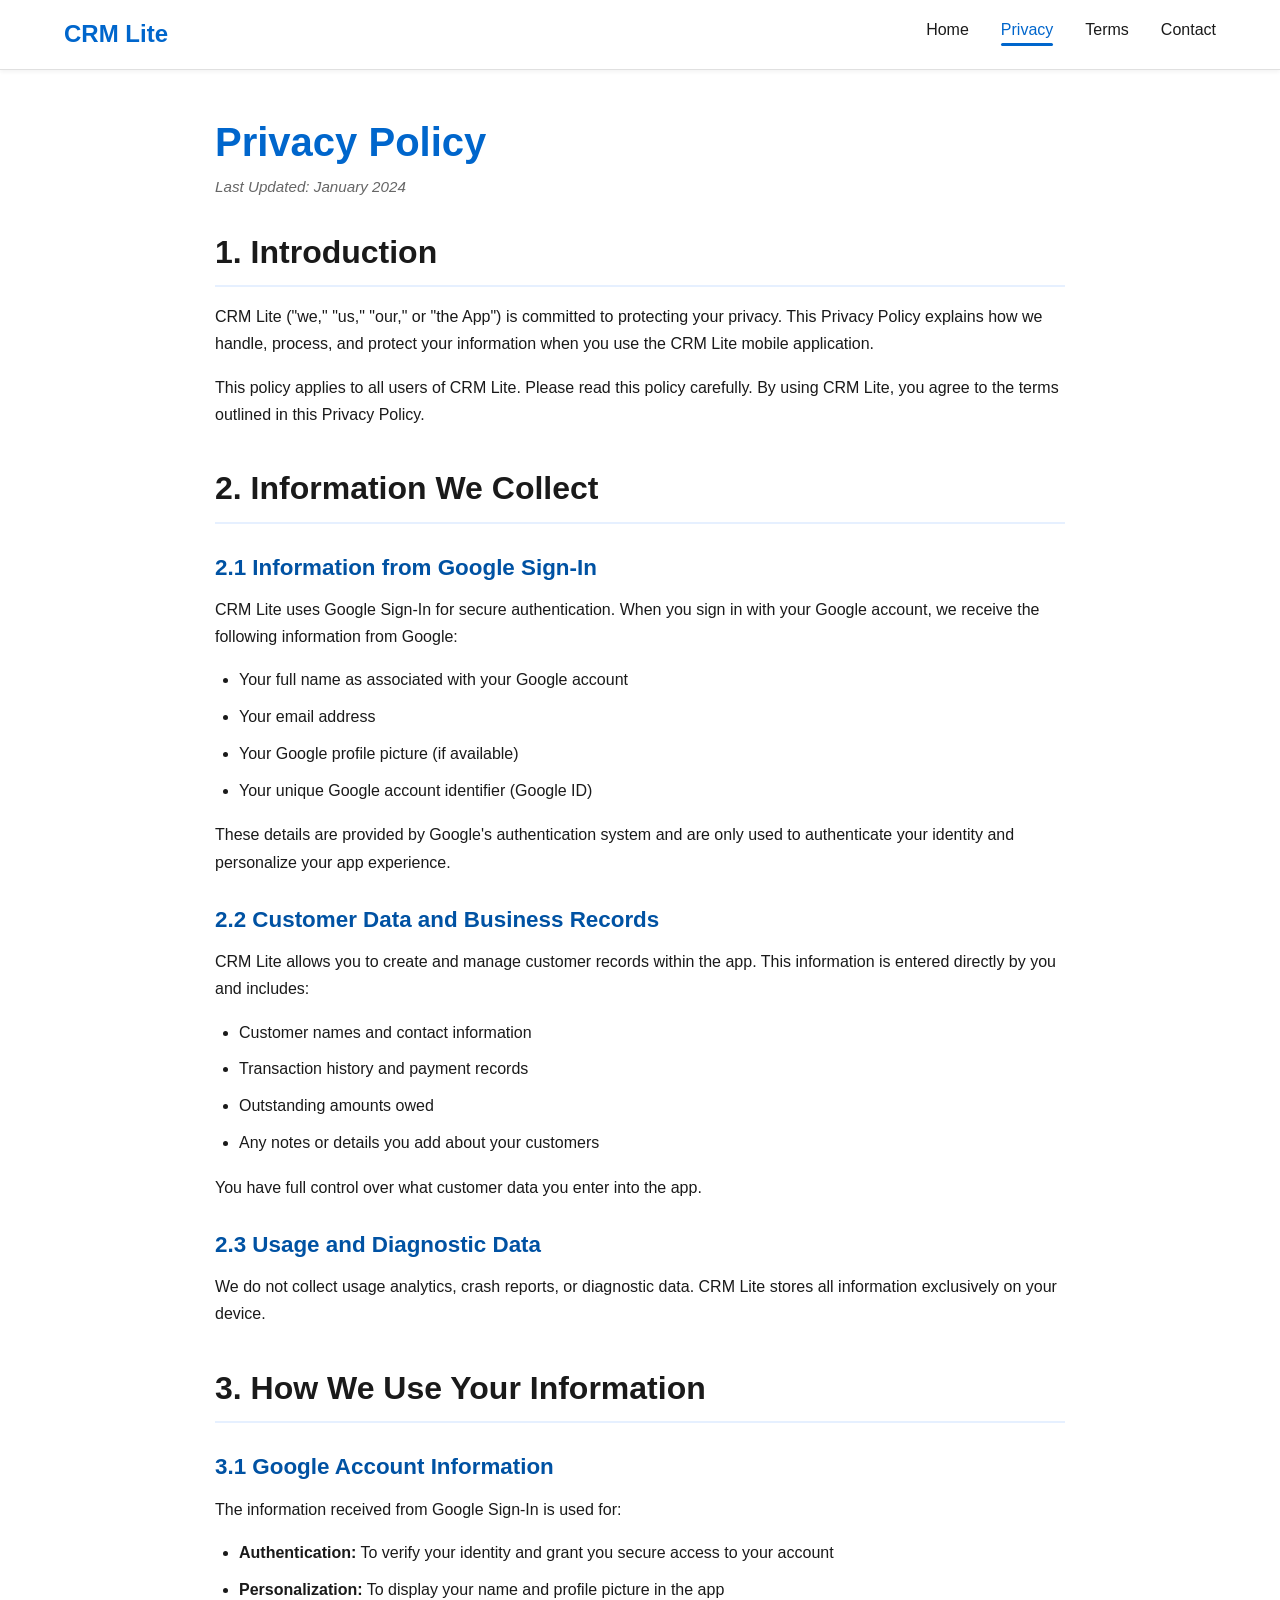
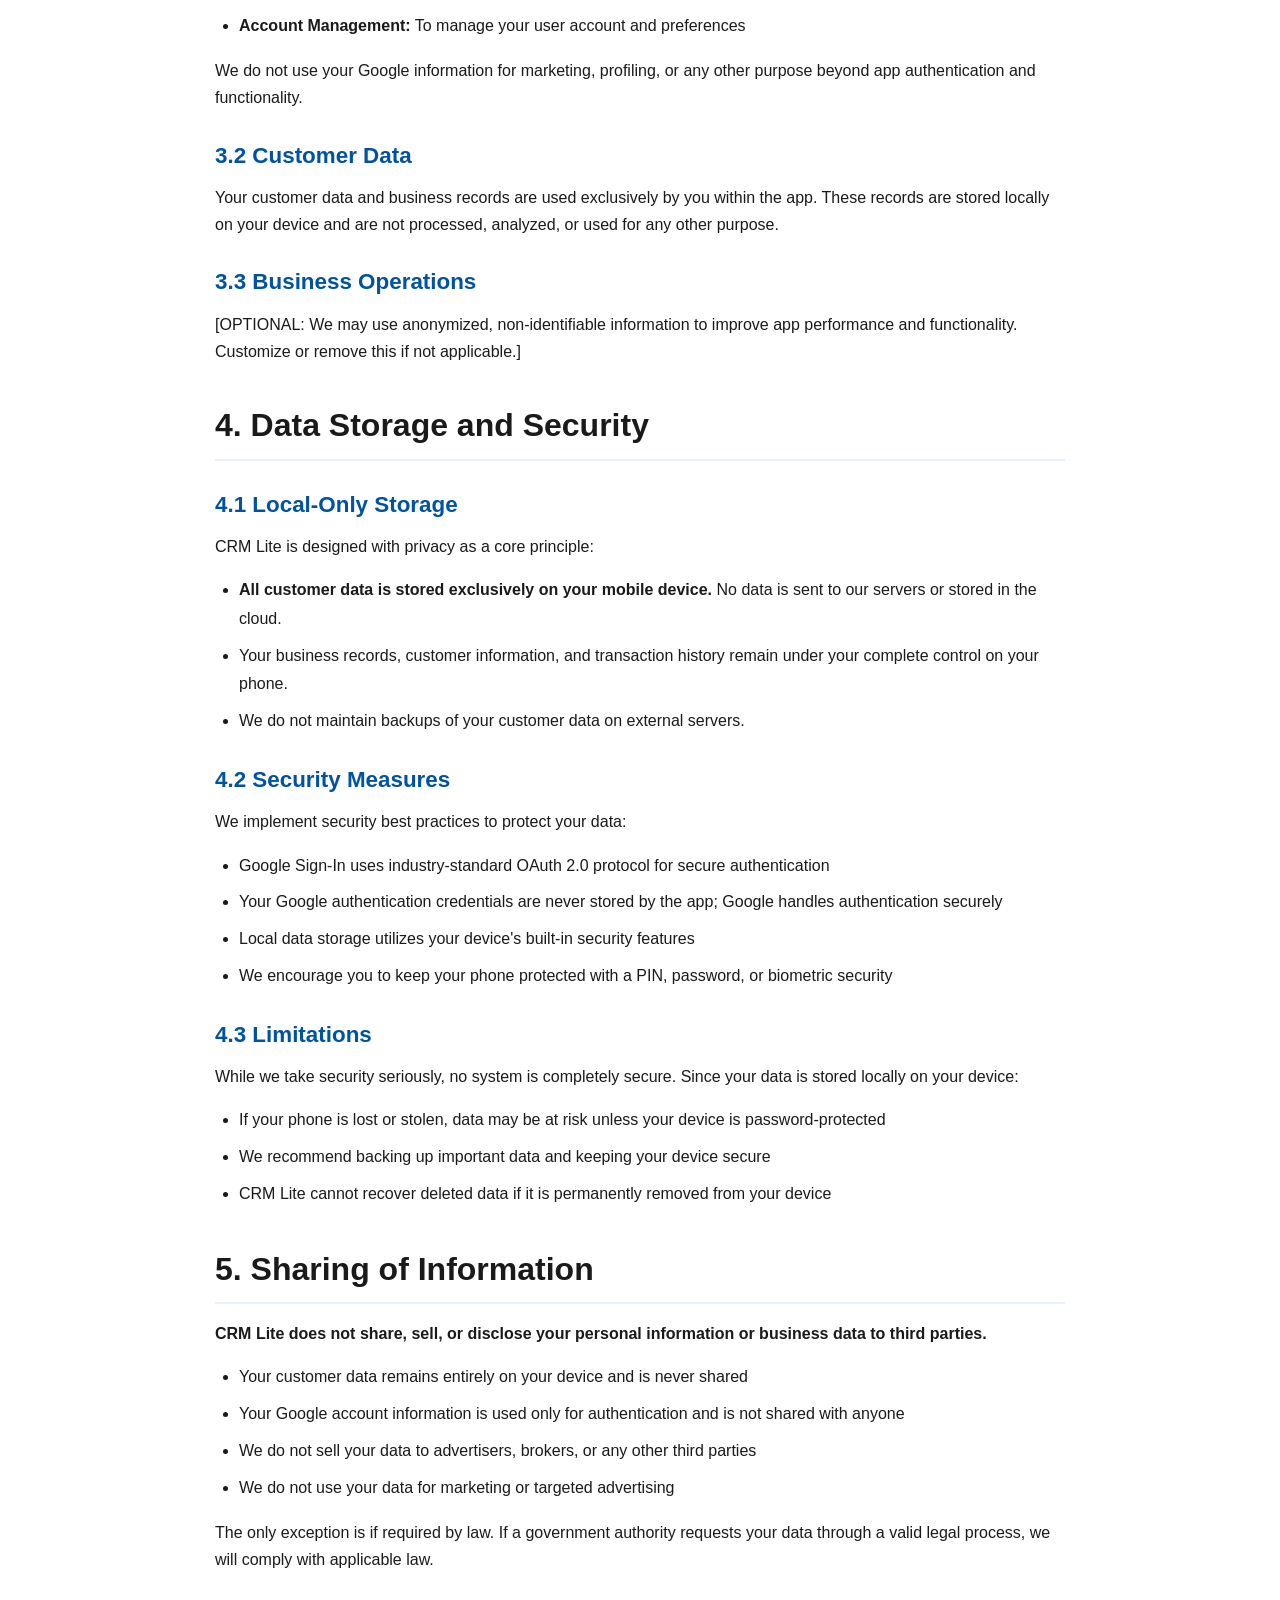
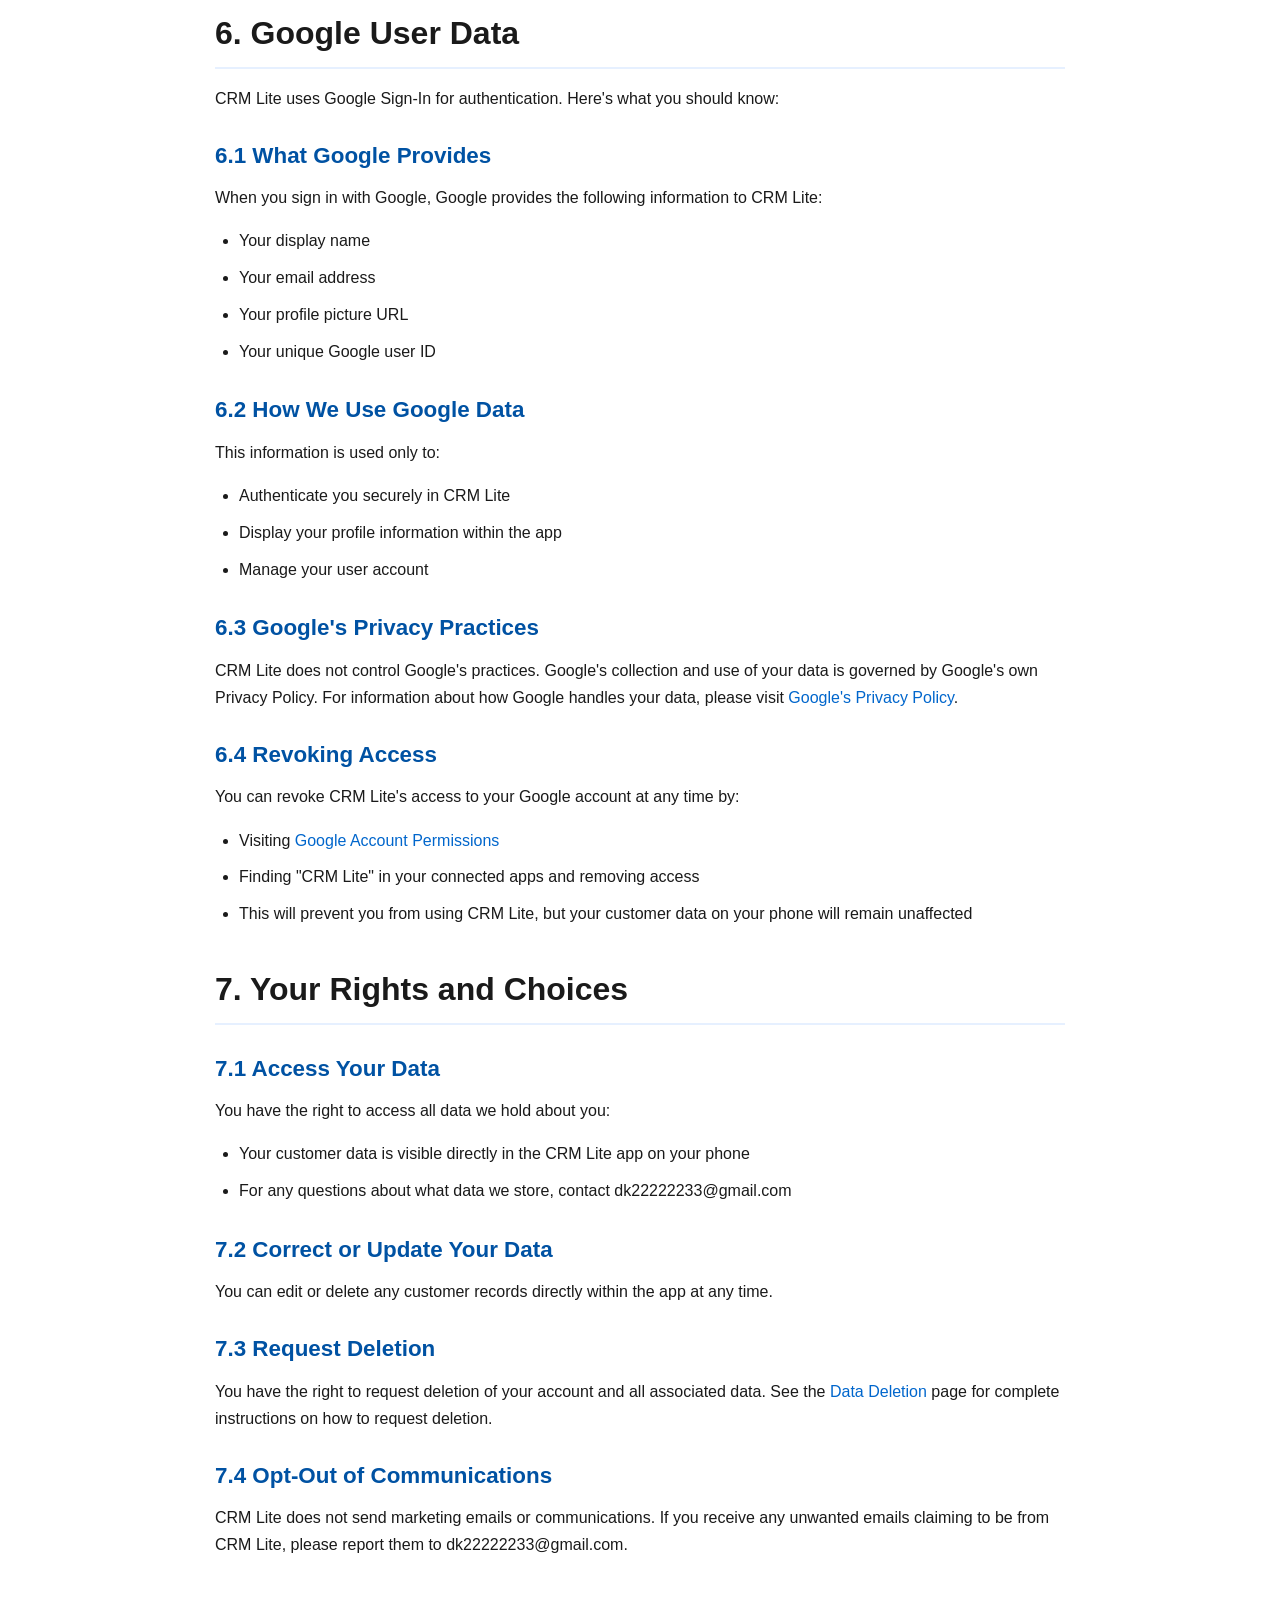
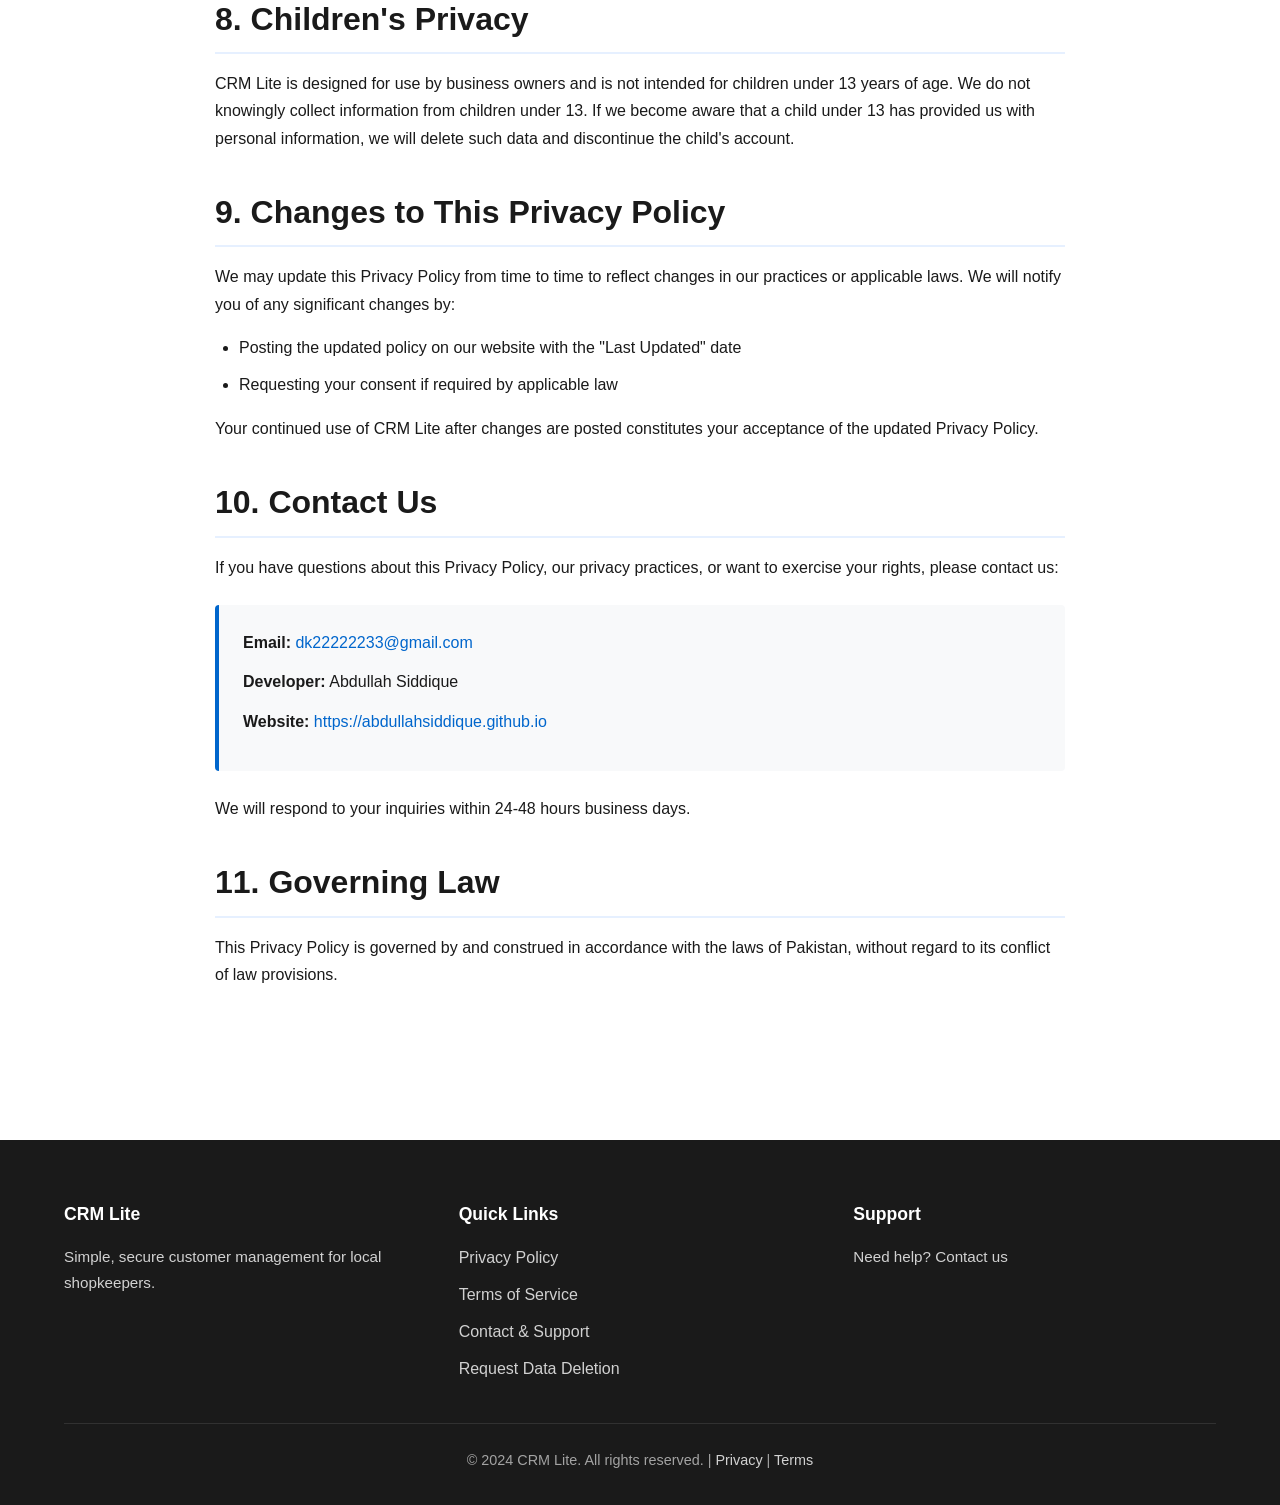
<file: privacy.html>
<!DOCTYPE html>
<html lang="en">
<head>
    <meta charset="UTF-8">
    <meta name="viewport" content="width=device-width, initial-scale=1.0">
    <meta name="description" content="CRM Lite Privacy Policy - Learn how we protect your data and handle Google Sign-In.">
    <title>Privacy Policy - CRM Lite</title>
    <link rel="stylesheet" href="style.css">
</head>
<body>
    <!-- Navigation -->
    <nav class="navbar">
        <div class="container">
            <div class="nav-brand">
                <h1>CRM Lite</h1>
            </div>
            <ul class="nav-links">
                <li><a href="index.html">Home</a></li>
                <li><a href="privacy.html" class="active">Privacy</a></li>
                <li><a href="terms.html">Terms</a></li>
                <li><a href="contact.html">Contact</a></li>
            </ul>
        </div>
    </nav>

    <!-- Main Content -->
    <main class="content-wrapper">
        <div class="container">
            <article class="legal-content">
                <h1>Privacy Policy</h1>
                <p class="last-updated">Last Updated: January 2024</p>

                <section>
                    <h2>1. Introduction</h2>
                    <p>CRM Lite ("we," "us," "our," or "the App") is committed to protecting your privacy. This Privacy Policy explains how we handle, process, and protect your information when you use the CRM Lite mobile application.</p>
                    <p>This policy applies to all users of CRM Lite. Please read this policy carefully. By using CRM Lite, you agree to the terms outlined in this Privacy Policy.</p>
                </section>

                <section>
                    <h2>2. Information We Collect</h2>
                    
                    <h3>2.1 Information from Google Sign-In</h3>
                    <p>CRM Lite uses Google Sign-In for secure authentication. When you sign in with your Google account, we receive the following information from Google:</p>
                    <ul>
                        <li>Your full name as associated with your Google account</li>
                        <li>Your email address</li>
                        <li>Your Google profile picture (if available)</li>
                        <li>Your unique Google account identifier (Google ID)</li>
                    </ul>
                    <p>These details are provided by Google's authentication system and are only used to authenticate your identity and personalize your app experience.</p>

                    <h3>2.2 Customer Data and Business Records</h3>
                    <p>CRM Lite allows you to create and manage customer records within the app. This information is entered directly by you and includes:</p>
                    <ul>
                        <li>Customer names and contact information</li>
                        <li>Transaction history and payment records</li>
                        <li>Outstanding amounts owed</li>
                        <li>Any notes or details you add about your customers</li>
                    </ul>
                    <p>You have full control over what customer data you enter into the app.</p>

                    <h3>2.3 Usage and Diagnostic Data</h3>
                    <p>We do not collect usage analytics, crash reports, or diagnostic data. CRM Lite stores all information exclusively on your device.</p>
                </section>

                <section>
                    <h2>3. How We Use Your Information</h2>
                    
                    <h3>3.1 Google Account Information</h3>
                    <p>The information received from Google Sign-In is used for:</p>
                    <ul>
                        <li><strong>Authentication:</strong> To verify your identity and grant you secure access to your account</li>
                        <li><strong>Personalization:</strong> To display your name and profile picture in the app</li>
                        <li><strong>Account Management:</strong> To manage your user account and preferences</li>
                    </ul>
                    <p>We do not use your Google information for marketing, profiling, or any other purpose beyond app authentication and functionality.</p>

                    <h3>3.2 Customer Data</h3>
                    <p>Your customer data and business records are used exclusively by you within the app. These records are stored locally on your device and are not processed, analyzed, or used for any other purpose.</p>

                    <h3>3.3 Business Operations</h3>
                    <p>[OPTIONAL: We may use anonymized, non-identifiable information to improve app performance and functionality. Customize or remove this if not applicable.]</p>
                </section>

                <section>
                    <h2>4. Data Storage and Security</h2>

                    <h3>4.1 Local-Only Storage</h3>
                    <p>CRM Lite is designed with privacy as a core principle:</p>
                    <ul>
                        <li><strong>All customer data is stored exclusively on your mobile device.</strong> No data is sent to our servers or stored in the cloud.</li>
                        <li>Your business records, customer information, and transaction history remain under your complete control on your phone.</li>
                        <li>We do not maintain backups of your customer data on external servers.</li>
                    </ul>

                    <h3>4.2 Security Measures</h3>
                    <p>We implement security best practices to protect your data:</p>
                    <ul>
                        <li>Google Sign-In uses industry-standard OAuth 2.0 protocol for secure authentication</li>
                        <li>Your Google authentication credentials are never stored by the app; Google handles authentication securely</li>
                        <li>Local data storage utilizes your device's built-in security features</li>
                        <li>We encourage you to keep your phone protected with a PIN, password, or biometric security</li>
                    </ul>

                    <h3>4.3 Limitations</h3>
                    <p>While we take security seriously, no system is completely secure. Since your data is stored locally on your device:</p>
                    <ul>
                        <li>If your phone is lost or stolen, data may be at risk unless your device is password-protected</li>
                        <li>We recommend backing up important data and keeping your device secure</li>
                        <li>CRM Lite cannot recover deleted data if it is permanently removed from your device</li>
                    </ul>
                </section>

                <section>
                    <h2>5. Sharing of Information</h2>
                    <p><strong>CRM Lite does not share, sell, or disclose your personal information or business data to third parties.</strong></p>
                    <ul>
                        <li>Your customer data remains entirely on your device and is never shared</li>
                        <li>Your Google account information is used only for authentication and is not shared with anyone</li>
                        <li>We do not sell your data to advertisers, brokers, or any other third parties</li>
                        <li>We do not use your data for marketing or targeted advertising</li>
                    </ul>
                    <p>The only exception is if required by law. If a government authority requests your data through a valid legal process, we will comply with applicable law.</p>
                </section>

                <section>
                    <h2>6. Google User Data</h2>
                    <p>CRM Lite uses Google Sign-In for authentication. Here's what you should know:</p>

                    <h3>6.1 What Google Provides</h3>
                    <p>When you sign in with Google, Google provides the following information to CRM Lite:</p>
                    <ul>
                        <li>Your display name</li>
                        <li>Your email address</li>
                        <li>Your profile picture URL</li>
                        <li>Your unique Google user ID</li>
                    </ul>

                    <h3>6.2 How We Use Google Data</h3>
                    <p>This information is used only to:</p>
                    <ul>
                        <li>Authenticate you securely in CRM Lite</li>
                        <li>Display your profile information within the app</li>
                        <li>Manage your user account</li>
                    </ul>

                    <h3>6.3 Google's Privacy Practices</h3>
                    <p>CRM Lite does not control Google's practices. Google's collection and use of your data is governed by Google's own Privacy Policy. For information about how Google handles your data, please visit <a href="https://policies.google.com/privacy" target="_blank" rel="noopener noreferrer">Google's Privacy Policy</a>.</p>

                    <h3>6.4 Revoking Access</h3>
                    <p>You can revoke CRM Lite's access to your Google account at any time by:</p>
                    <ul>
                        <li>Visiting <a href="https://myaccount.google.com/permissions" target="_blank" rel="noopener noreferrer">Google Account Permissions</a></li>
                        <li>Finding "CRM Lite" in your connected apps and removing access</li>
                        <li>This will prevent you from using CRM Lite, but your customer data on your phone will remain unaffected</li>
                    </ul>
                </section>

                <section>
                    <h2>7. Your Rights and Choices</h2>

                    <h3>7.1 Access Your Data</h3>
                    <p>You have the right to access all data we hold about you:</p>
                    <ul>
                        <li>Your customer data is visible directly in the CRM Lite app on your phone</li>
                        <li>For any questions about what data we store, contact dk22222233@gmail.com</li>
                    </ul>

                    <h3>7.2 Correct or Update Your Data</h3>
                    <p>You can edit or delete any customer records directly within the app at any time.</p>

                    <h3>7.3 Request Deletion</h3>
                    <p>You have the right to request deletion of your account and all associated data. See the <a href="deletion.html">Data Deletion</a> page for complete instructions on how to request deletion.</p>

                    <h3>7.4 Opt-Out of Communications</h3>
                    <p>CRM Lite does not send marketing emails or communications. If you receive any unwanted emails claiming to be from CRM Lite, please report them to dk22222233@gmail.com.</p>
                </section>

                <section>
                    <h2>8. Children's Privacy</h2>
                    <p>CRM Lite is designed for use by business owners and is not intended for children under 13 years of age. We do not knowingly collect information from children under 13. If we become aware that a child under 13 has provided us with personal information, we will delete such data and discontinue the child's account.</p>
                </section>

                <section>
                    <h2>9. Changes to This Privacy Policy</h2>
                    <p>We may update this Privacy Policy from time to time to reflect changes in our practices or applicable laws. We will notify you of any significant changes by:</p>
                    <ul>
                        <li>Posting the updated policy on our website with the "Last Updated" date</li>
                        <li>Requesting your consent if required by applicable law</li>
                    </ul>
                    <p>Your continued use of CRM Lite after changes are posted constitutes your acceptance of the updated Privacy Policy.</p>
                </section>

                <section>
                    <h2>10. Contact Us</h2>
                    <p>If you have questions about this Privacy Policy, our privacy practices, or want to exercise your rights, please contact us:</p>
                    <div class="contact-info">
                        <p><strong>Email:</strong> <a href="mailto:dk22222233@gmail.com">dk22222233@gmail.com</a></p>
                        <p><strong>Developer:</strong> Abdullah Siddique</p>
                        <p><strong>Website:</strong> <a href="https://abdullahsiddique.github.io">https://abdullahsiddique.github.io</a></p>
                    </div>
                    <p>We will respond to your inquiries within 24-48 hours business days.</p>
                </section>

                <section>
                    <h2>11. Governing Law</h2>
                    <p>This Privacy Policy is governed by and construed in accordance with the laws of Pakistan, without regard to its conflict of law provisions.</p>
                </section>

            </article>
        </div>
    </main>

    <!-- Footer -->
    <footer class="footer">
        <div class="container">
            <div class="footer-content">
                <div class="footer-section">
                    <h4>CRM Lite</h4>
                    <p>Simple, secure customer management for local shopkeepers.</p>
                </div>
                <div class="footer-section">
                    <h4>Quick Links</h4>
                    <ul>
                        <li><a href="privacy.html">Privacy Policy</a></li>
                        <li><a href="terms.html">Terms of Service</a></li>
                        <li><a href="contact.html">Contact & Support</a></li>
                        <li><a href="deletion.html">Request Data Deletion</a></li>
                    </ul>
                </div>
                <div class="footer-section">
                    <h4>Support</h4>
                    <p>Need help? <a href="contact.html">Contact us</a></p>
                </div>
            </div>
            <div class="footer-bottom">
                <p>&copy; 2024 CRM Lite. All rights reserved. | <a href="privacy.html">Privacy</a> | <a href="terms.html">Terms</a></p>
            </div>
        </div>
    </footer>
</body>
</html>
</file>
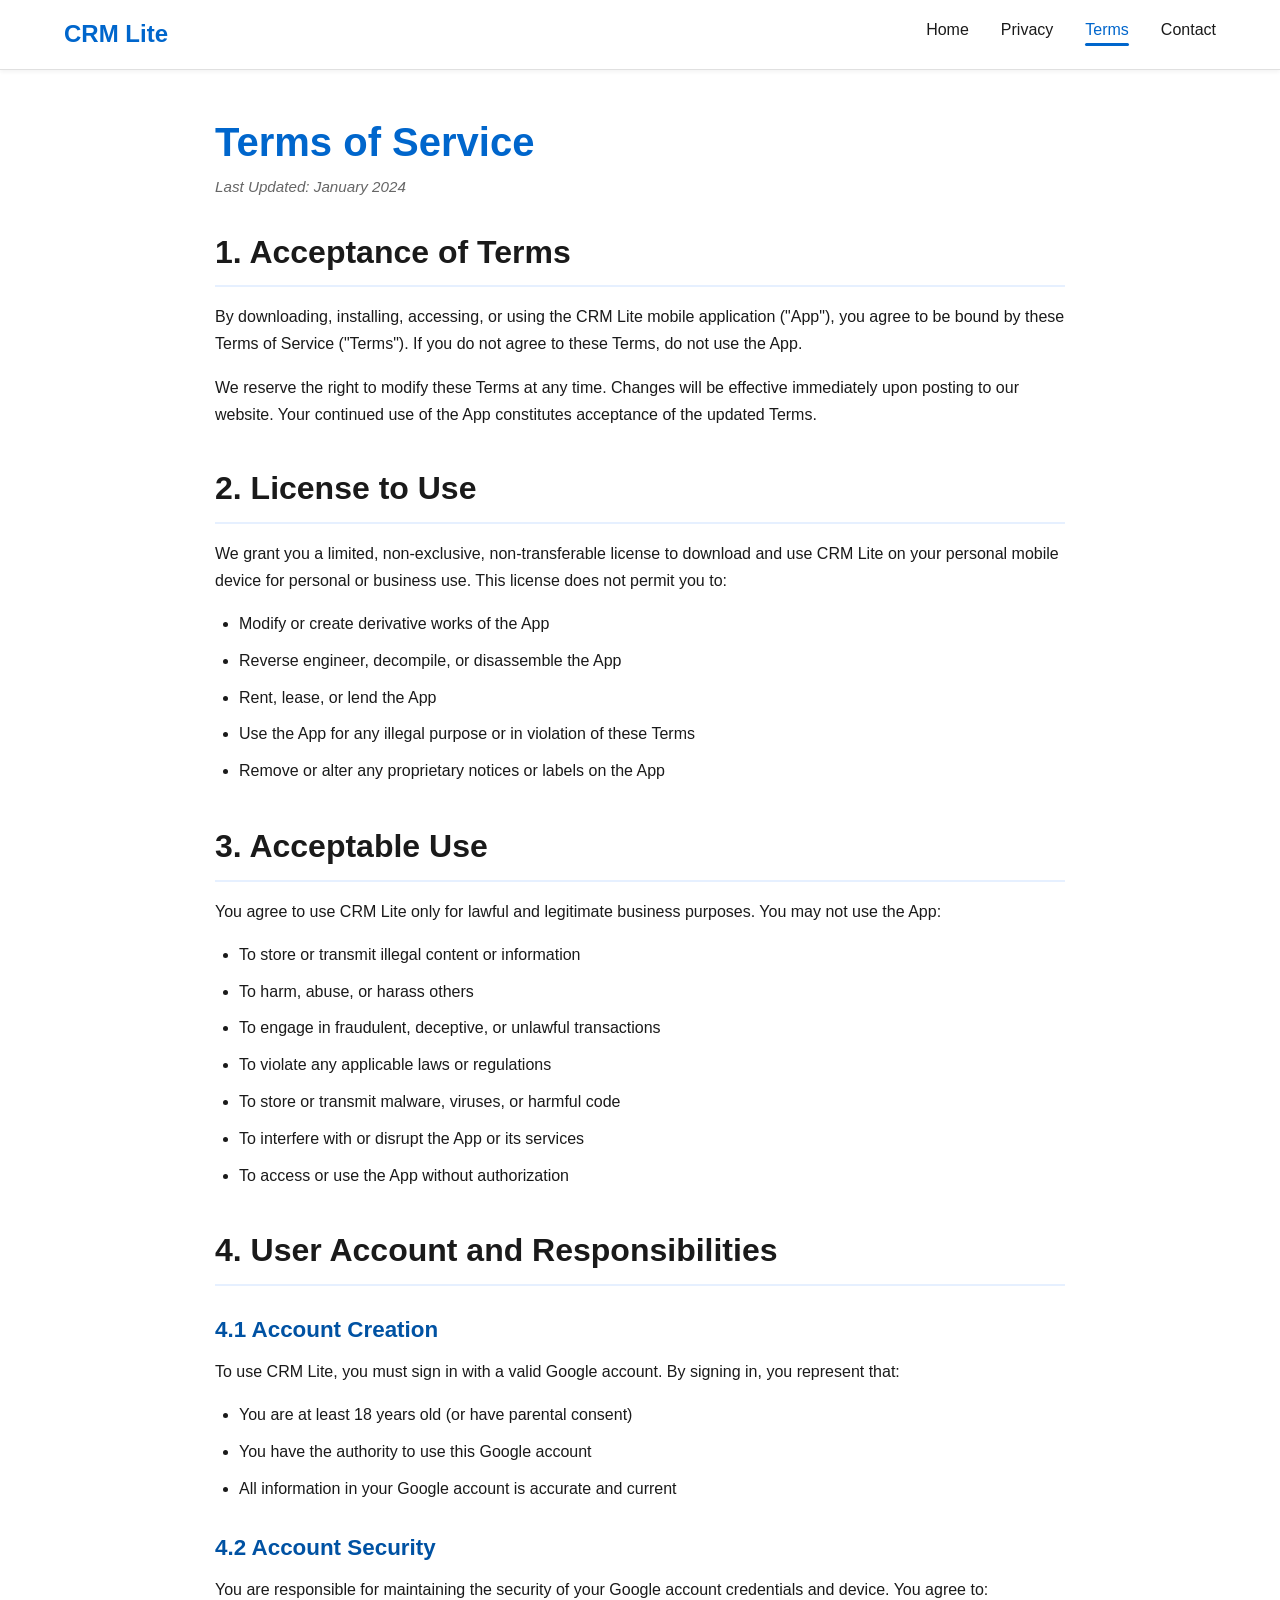
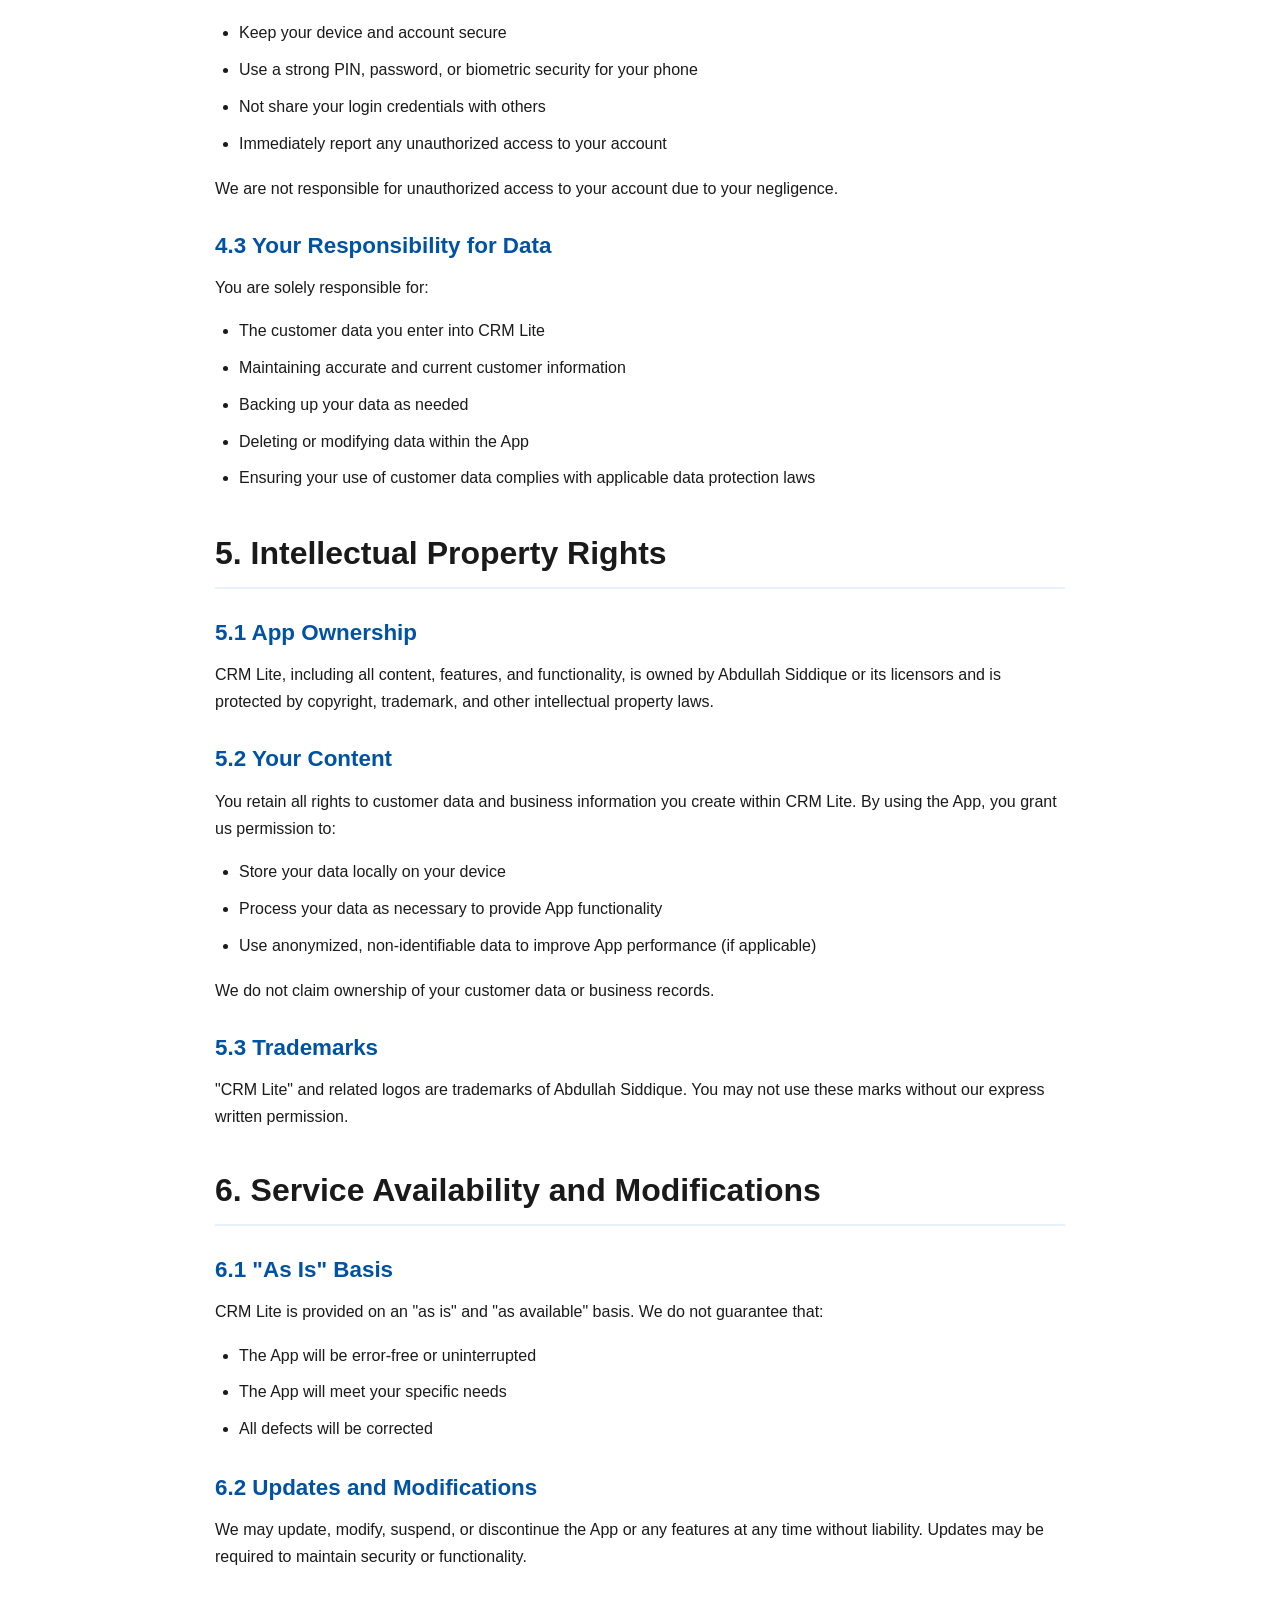
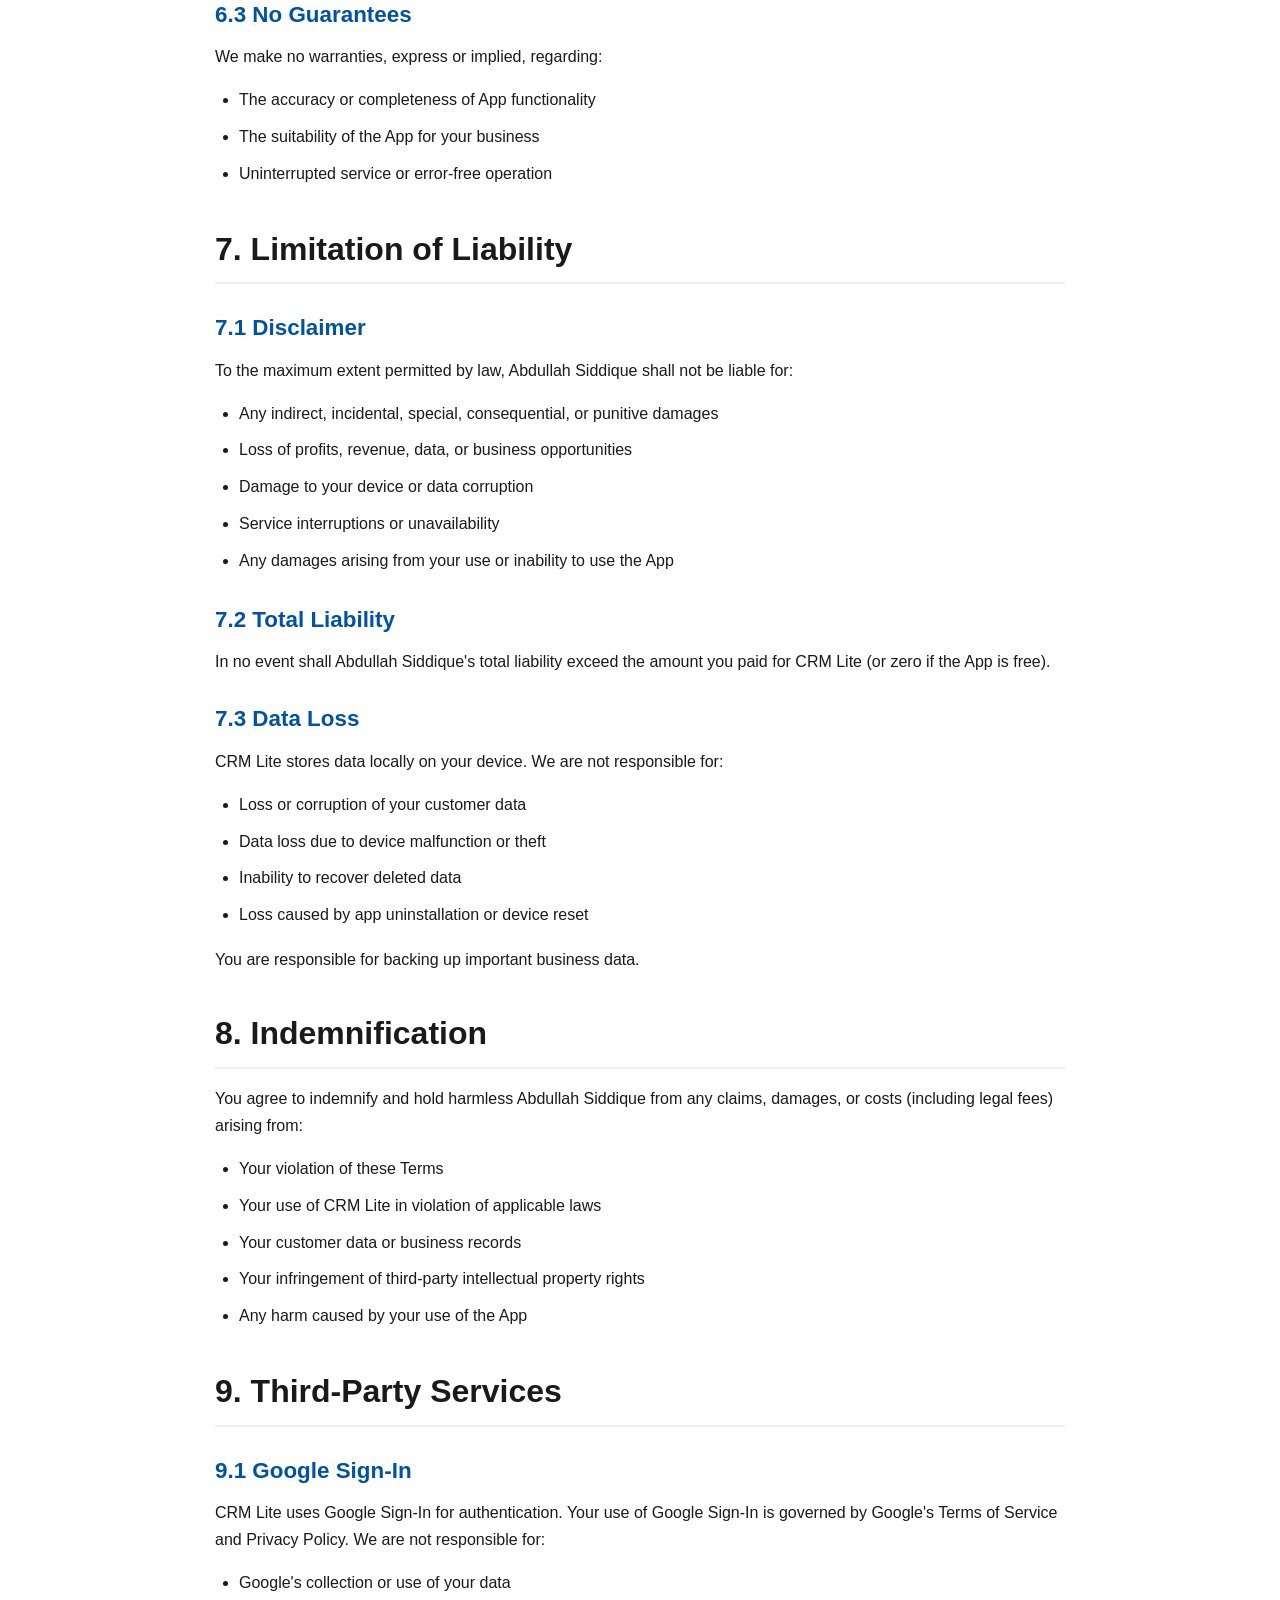
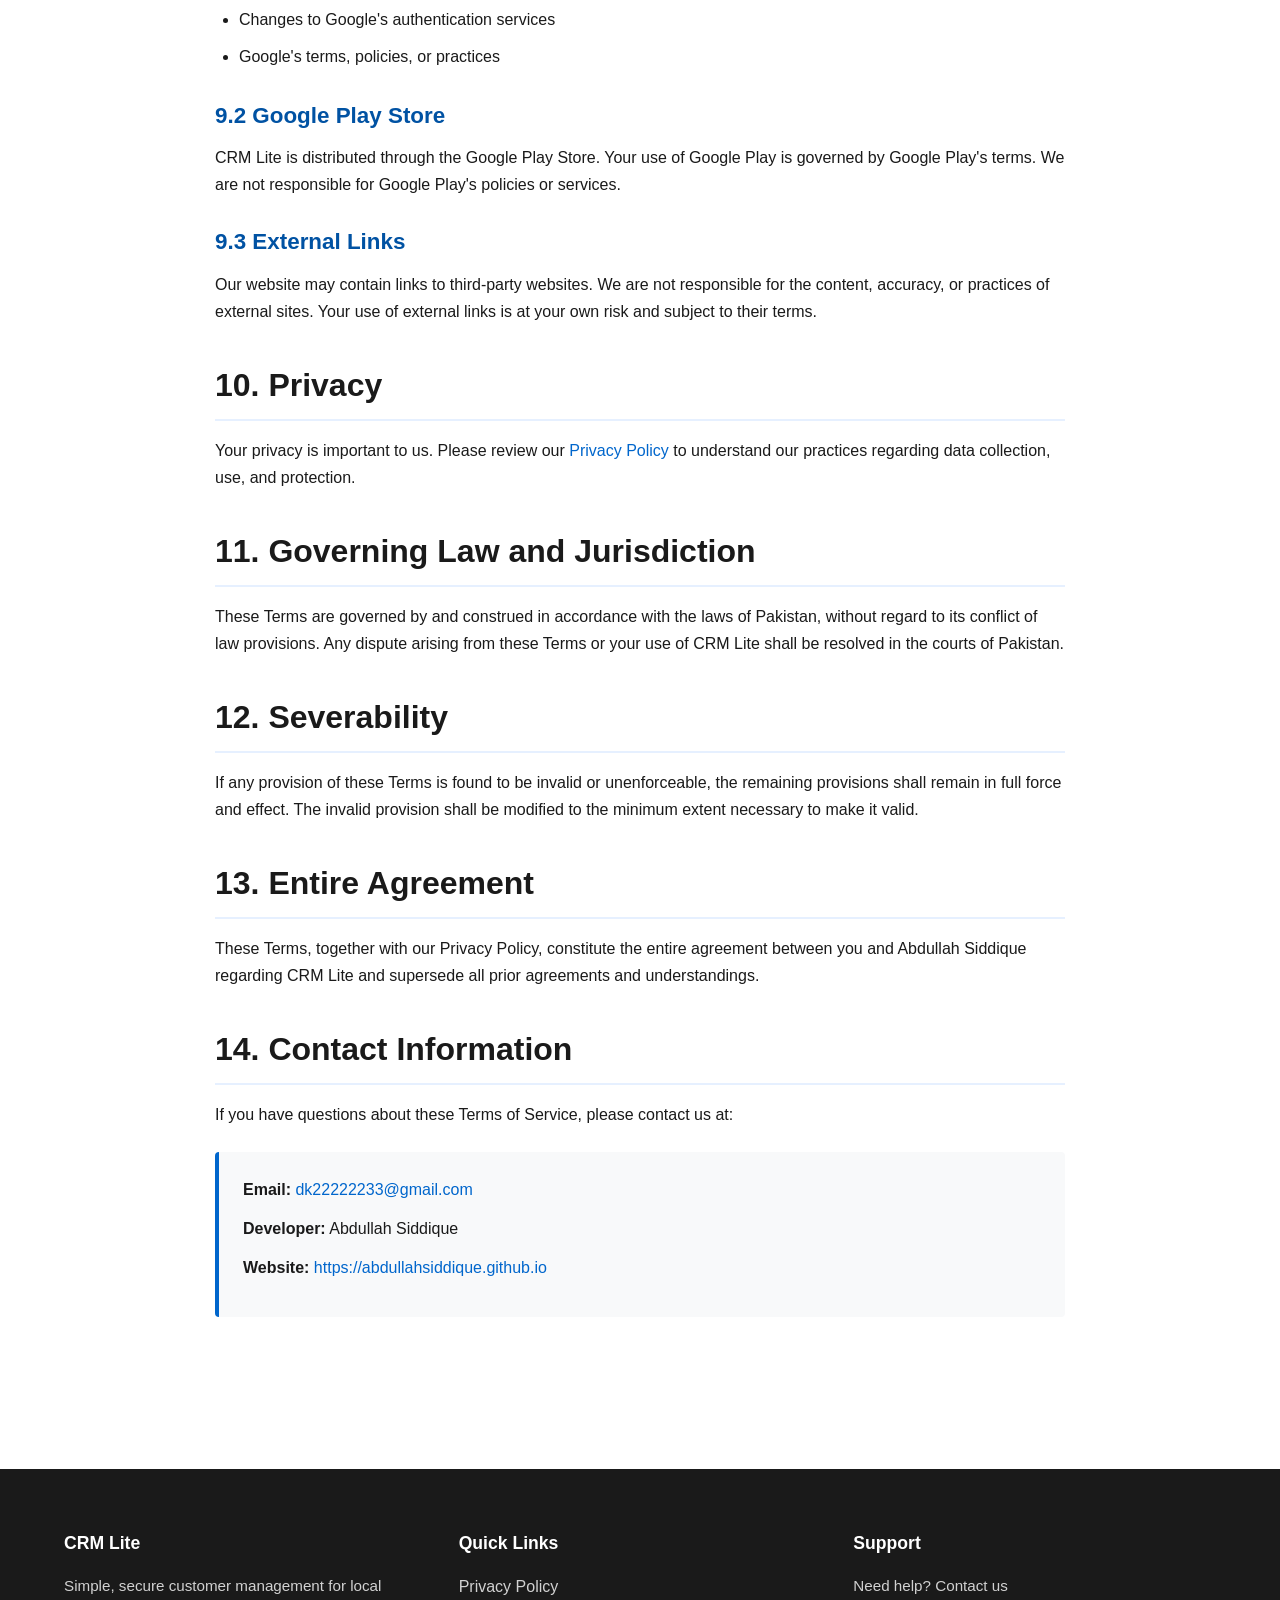
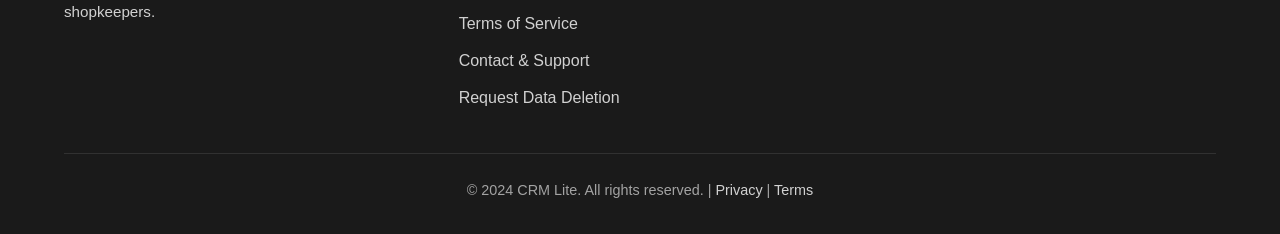
<file: terms.html>
<!DOCTYPE html>
<html lang="en">
<head>
    <meta charset="UTF-8">
    <meta name="viewport" content="width=device-width, initial-scale=1.0">
    <meta name="description" content="CRM Lite Terms of Service - Review the terms and conditions for using CRM Lite.">
    <title>Terms of Service - CRM Lite</title>
    <link rel="stylesheet" href="style.css">
</head>
<body>
    <!-- Navigation -->
    <nav class="navbar">
        <div class="container">
            <div class="nav-brand">
                <h1>CRM Lite</h1>
            </div>
            <ul class="nav-links">
                <li><a href="index.html">Home</a></li>
                <li><a href="privacy.html">Privacy</a></li>
                <li><a href="terms.html" class="active">Terms</a></li>
                <li><a href="contact.html">Contact</a></li>
            </ul>
        </div>
    </nav>

    <!-- Main Content -->
    <main class="content-wrapper">
        <div class="container">
            <article class="legal-content">
                <h1>Terms of Service</h1>
                <p class="last-updated">Last Updated: January 2024</p>

                <section>
                    <h2>1. Acceptance of Terms</h2>
                    <p>By downloading, installing, accessing, or using the CRM Lite mobile application ("App"), you agree to be bound by these Terms of Service ("Terms"). If you do not agree to these Terms, do not use the App.</p>
                    <p>We reserve the right to modify these Terms at any time. Changes will be effective immediately upon posting to our website. Your continued use of the App constitutes acceptance of the updated Terms.</p>
                </section>

                <section>
                    <h2>2. License to Use</h2>
                    <p>We grant you a limited, non-exclusive, non-transferable license to download and use CRM Lite on your personal mobile device for personal or business use. This license does not permit you to:</p>
                    <ul>
                        <li>Modify or create derivative works of the App</li>
                        <li>Reverse engineer, decompile, or disassemble the App</li>
                        <li>Rent, lease, or lend the App</li>
                        <li>Use the App for any illegal purpose or in violation of these Terms</li>
                        <li>Remove or alter any proprietary notices or labels on the App</li>
                    </ul>
                </section>

                <section>
                    <h2>3. Acceptable Use</h2>
                    <p>You agree to use CRM Lite only for lawful and legitimate business purposes. You may not use the App:</p>
                    <ul>
                        <li>To store or transmit illegal content or information</li>
                        <li>To harm, abuse, or harass others</li>
                        <li>To engage in fraudulent, deceptive, or unlawful transactions</li>
                        <li>To violate any applicable laws or regulations</li>
                        <li>To store or transmit malware, viruses, or harmful code</li>
                        <li>To interfere with or disrupt the App or its services</li>
                        <li>To access or use the App without authorization</li>
                    </ul>
                </section>

                <section>
                    <h2>4. User Account and Responsibilities</h2>

                    <h3>4.1 Account Creation</h3>
                    <p>To use CRM Lite, you must sign in with a valid Google account. By signing in, you represent that:</p>
                    <ul>
                        <li>You are at least 18 years old (or have parental consent)</li>
                        <li>You have the authority to use this Google account</li>
                        <li>All information in your Google account is accurate and current</li>
                    </ul>

                    <h3>4.2 Account Security</h3>
                    <p>You are responsible for maintaining the security of your Google account credentials and device. You agree to:</p>
                    <ul>
                        <li>Keep your device and account secure</li>
                        <li>Use a strong PIN, password, or biometric security for your phone</li>
                        <li>Not share your login credentials with others</li>
                        <li>Immediately report any unauthorized access to your account</li>
                    </ul>
                    <p>We are not responsible for unauthorized access to your account due to your negligence.</p>

                    <h3>4.3 Your Responsibility for Data</h3>
                    <p>You are solely responsible for:</p>
                    <ul>
                        <li>The customer data you enter into CRM Lite</li>
                        <li>Maintaining accurate and current customer information</li>
                        <li>Backing up your data as needed</li>
                        <li>Deleting or modifying data within the App</li>
                        <li>Ensuring your use of customer data complies with applicable data protection laws</li>
                    </ul>
                </section>

                <section>
                    <h2>5. Intellectual Property Rights</h2>

                    <h3>5.1 App Ownership</h3>
                    <p>CRM Lite, including all content, features, and functionality, is owned by Abdullah Siddique or its licensors and is protected by copyright, trademark, and other intellectual property laws.</p>

                    <h3>5.2 Your Content</h3>
                    <p>You retain all rights to customer data and business information you create within CRM Lite. By using the App, you grant us permission to:</p>
                    <ul>
                        <li>Store your data locally on your device</li>
                        <li>Process your data as necessary to provide App functionality</li>
                        <li>Use anonymized, non-identifiable data to improve App performance (if applicable)</li>
                    </ul>
                    <p>We do not claim ownership of your customer data or business records.</p>

                    <h3>5.3 Trademarks</h3>
                    <p>"CRM Lite" and related logos are trademarks of Abdullah Siddique. You may not use these marks without our express written permission.</p>
                </section>

                <section>
                    <h2>6. Service Availability and Modifications</h2>

                    <h3>6.1 "As Is" Basis</h3>
                    <p>CRM Lite is provided on an "as is" and "as available" basis. We do not guarantee that:</p>
                    <ul>
                        <li>The App will be error-free or uninterrupted</li>
                        <li>The App will meet your specific needs</li>
                        <li>All defects will be corrected</li>
                    </ul>

                    <h3>6.2 Updates and Modifications</h3>
                    <p>We may update, modify, suspend, or discontinue the App or any features at any time without liability. Updates may be required to maintain security or functionality.</p>

                    <h3>6.3 No Guarantees</h3>
                    <p>We make no warranties, express or implied, regarding:</p>
                    <ul>
                        <li>The accuracy or completeness of App functionality</li>
                        <li>The suitability of the App for your business</li>
                        <li>Uninterrupted service or error-free operation</li>
                    </ul>
                </section>

                <section>
                    <h2>7. Limitation of Liability</h2>

                    <h3>7.1 Disclaimer</h3>
                    <p>To the maximum extent permitted by law, Abdullah Siddique shall not be liable for:</p>
                    <ul>
                        <li>Any indirect, incidental, special, consequential, or punitive damages</li>
                        <li>Loss of profits, revenue, data, or business opportunities</li>
                        <li>Damage to your device or data corruption</li>
                        <li>Service interruptions or unavailability</li>
                        <li>Any damages arising from your use or inability to use the App</li>
                    </ul>

                    <h3>7.2 Total Liability</h3>
                    <p>In no event shall Abdullah Siddique's total liability exceed the amount you paid for CRM Lite (or zero if the App is free).</p>

                    <h3>7.3 Data Loss</h3>
                    <p>CRM Lite stores data locally on your device. We are not responsible for:</p>
                    <ul>
                        <li>Loss or corruption of your customer data</li>
                        <li>Data loss due to device malfunction or theft</li>
                        <li>Inability to recover deleted data</li>
                        <li>Loss caused by app uninstallation or device reset</li>
                    </ul>
                    <p>You are responsible for backing up important business data.</p>
                </section>

                <section>
                    <h2>8. Indemnification</h2>
                    <p>You agree to indemnify and hold harmless Abdullah Siddique from any claims, damages, or costs (including legal fees) arising from:</p>
                    <ul>
                        <li>Your violation of these Terms</li>
                        <li>Your use of CRM Lite in violation of applicable laws</li>
                        <li>Your customer data or business records</li>
                        <li>Your infringement of third-party intellectual property rights</li>
                        <li>Any harm caused by your use of the App</li>
                    </ul>
                </section>

                <section>
                    <h2>9. Third-Party Services</h2>

                    <h3>9.1 Google Sign-In</h3>
                    <p>CRM Lite uses Google Sign-In for authentication. Your use of Google Sign-In is governed by Google's Terms of Service and Privacy Policy. We are not responsible for:</p>
                    <ul>
                        <li>Google's collection or use of your data</li>
                        <li>Changes to Google's authentication services</li>
                        <li>Google's terms, policies, or practices</li>
                    </ul>

                    <h3>9.2 Google Play Store</h3>
                    <p>CRM Lite is distributed through the Google Play Store. Your use of Google Play is governed by Google Play's terms. We are not responsible for Google Play's policies or services.</p>

                    <h3>9.3 External Links</h3>
                    <p>Our website may contain links to third-party websites. We are not responsible for the content, accuracy, or practices of external sites. Your use of external links is at your own risk and subject to their terms.</p>
                </section>

                <section>
                    <h2>10. Privacy</h2>
                    <p>Your privacy is important to us. Please review our <a href="privacy.html">Privacy Policy</a> to understand our practices regarding data collection, use, and protection.</p>
                </section>

                <section>
                    <h2>11. Governing Law and Jurisdiction</h2>
                    <p>These Terms are governed by and construed in accordance with the laws of Pakistan, without regard to its conflict of law provisions. Any dispute arising from these Terms or your use of CRM Lite shall be resolved in the courts of Pakistan.</p>
                </section>

                <section>
                    <h2>12. Severability</h2>
                    <p>If any provision of these Terms is found to be invalid or unenforceable, the remaining provisions shall remain in full force and effect. The invalid provision shall be modified to the minimum extent necessary to make it valid.</p>
                </section>

                <section>
                    <h2>13. Entire Agreement</h2>
                    <p>These Terms, together with our Privacy Policy, constitute the entire agreement between you and Abdullah Siddique regarding CRM Lite and supersede all prior agreements and understandings.</p>
                </section>

                <section>
                    <h2>14. Contact Information</h2>
                    <p>If you have questions about these Terms of Service, please contact us at:</p>
                    <div class="contact-info">
                        <p><strong>Email:</strong> <a href="mailto:dk22222233@gmail.com">dk22222233@gmail.com</a></p>
                        <p><strong>Developer:</strong> Abdullah Siddique</p>
                        <p><strong>Website:</strong> <a href="https://abdullahsiddique.github.io">https://abdullahsiddique.github.io</a></p>
                    </div>
                </section>

            </article>
        </div>
    </main>

    <!-- Footer -->
    <footer class="footer">
        <div class="container">
            <div class="footer-content">
                <div class="footer-section">
                    <h4>CRM Lite</h4>
                    <p>Simple, secure customer management for local shopkeepers.</p>
                </div>
                <div class="footer-section">
                    <h4>Quick Links</h4>
                    <ul>
                        <li><a href="privacy.html">Privacy Policy</a></li>
                        <li><a href="terms.html">Terms of Service</a></li>
                        <li><a href="contact.html">Contact & Support</a></li>
                        <li><a href="deletion.html">Request Data Deletion</a></li>
                    </ul>
                </div>
                <div class="footer-section">
                    <h4>Support</h4>
                    <p>Need help? <a href="contact.html">Contact us</a></p>
                </div>
            </div>
            <div class="footer-bottom">
                <p>&copy; 2024 CRM Lite. All rights reserved. | <a href="privacy.html">Privacy</a> | <a href="terms.html">Terms</a></p>
            </div>
        </div>
    </footer>
</body>
</html>
</file>
<file: style.css>
/* ================================================================
   Fast CRM Website - Main Stylesheet
   ================================================================ */

/* CSS Variables - Customize these to change the theme */
:root {
    --primary-color: #0066cc;
    --primary-dark: #0052a3;
    --primary-light: #e6f0ff;
    --text-dark: #1a1a1a;
    --text-light: #666666;
    --border-color: #e0e0e0;
    --bg-light: #f8f9fa;
    --bg-white: #ffffff;
    --success-color: #28a745;
    --warning-color: #ffc107;
    --spacing-unit: 1rem;
}

/* ================================================================
   RESET & BASE STYLES
   ================================================================ */

* {
    margin: 0;
    padding: 0;
    box-sizing: border-box;
}

html {
    scroll-behavior: smooth;
}

body {
    font-family: -apple-system, BlinkMacSystemFont, 'Segoe UI', 'Roboto', 'Oxygen', 'Ubuntu', 'Cantarell', 'Fira Sans', 'Droid Sans', 'Helvetica Neue', sans-serif;
    line-height: 1.6;
    color: var(--text-dark);
    background-color: var(--bg-white);
    font-size: 16px;
}

/* Typography */
h1 {
    font-size: 2.5rem;
    font-weight: 700;
    line-height: 1.2;
    margin-bottom: var(--spacing-unit);
}

h2 {
    font-size: 2rem;
    font-weight: 700;
    line-height: 1.3;
    margin: 1.5rem 0 1rem 0;
}

h3 {
    font-size: 1.4rem;
    font-weight: 600;
    margin: 1rem 0 0.5rem 0;
}

h4 {
    font-size: 1.1rem;
    font-weight: 600;
    margin: 0.75rem 0 0.5rem 0;
}

h5, h6 {
    font-size: 1rem;
    font-weight: 600;
    margin: 0.5rem 0;
}

p {
    margin-bottom: var(--spacing-unit);
    line-height: 1.7;
}

a {
    color: var(--primary-color);
    text-decoration: none;
    transition: color 0.2s ease;
}

a:hover {
    color: var(--primary-dark);
    text-decoration: underline;
}

ul, ol {
    margin-left: 1.5rem;
    margin-bottom: var(--spacing-unit);
}

li {
    margin-bottom: 0.5rem;
    line-height: 1.8;
}

code {
    background-color: var(--bg-light);
    padding: 0.2rem 0.5rem;
    border-radius: 3px;
    font-family: 'Courier New', monospace;
    font-size: 0.9em;
}

pre {
    background-color: var(--bg-light);
    padding: 1rem;
    border-radius: 4px;
    overflow-x: auto;
    margin-bottom: var(--spacing-unit);
    border-left: 4px solid var(--primary-color);
}

pre code {
    background-color: transparent;
    padding: 0;
    border-radius: 0;
}

/* ================================================================
   CONTAINER & LAYOUT
   ================================================================ */

.container {
    max-width: 1200px;
    margin: 0 auto;
    padding: 0 1.5rem;
}

@media (max-width: 768px) {
    .container {
        padding: 0 1rem;
    }
}

/* ================================================================
   NAVIGATION
   ================================================================ */

.navbar {
    background-color: var(--bg-white);
    border-bottom: 1px solid var(--border-color);
    position: sticky;
    top: 0;
    z-index: 100;
    box-shadow: 0 2px 4px rgba(0, 0, 0, 0.05);
}

.navbar .container {
    display: flex;
    justify-content: space-between;
    align-items: center;
    padding: 1rem 1.5rem;
}

.nav-brand {
    display: flex;
    align-items: center;
    gap: 0.75rem;
}

.nav-brand h1 {
    font-size: 1.5rem;
    margin: 0;
    color: var(--primary-color);
}

.app-logo {
    width: 40px;
    height: 40px;
    object-fit: contain;
}

.nav-links {
    list-style: none;
    display: flex;
    gap: 2rem;
    margin: 0;
}

.nav-links a {
    color: var(--text-dark);
    font-weight: 500;
    transition: color 0.3s ease;
    position: relative;
}

.nav-links a:hover,
.nav-links a.active {
    color: var(--primary-color);
}

.nav-links a.active::after {
    content: '';
    position: absolute;
    bottom: -8px;
    left: 0;
    width: 100%;
    height: 3px;
    background-color: var(--primary-color);
    border-radius: 2px;
}

@media (max-width: 768px) {
    .nav-links {
        flex-direction: column;
        gap: 0.5rem;
        font-size: 0.9rem;
    }

    .nav-links a.active::after {
        display: none;
    }

    .nav-links a.active {
        font-weight: 700;
    }
}

/* ================================================================
   HERO SECTION
   ================================================================ */

.hero {
    background: linear-gradient(135deg, var(--primary-light) 0%, rgba(0, 102, 204, 0.05) 100%);
    padding: 4rem 0;
    text-align: center;
}

.hero-content {
    max-width: 700px;
    margin: 0 auto;
}

.hero-content h2 {
    margin: 0 0 1rem 0;
    color: var(--primary-color);
}

.hero-subtitle {
    font-size: 1.5rem;
    font-weight: 600;
    color: var(--text-dark);
    margin-bottom: 1rem;
}

.hero-description {
    font-size: 1.1rem;
    color: var(--text-light);
    margin-bottom: 2rem;
    line-height: 1.8;
}

.hero-cta {
    margin-top: 2rem;
}

@media (max-width: 768px) {
    .hero {
        padding: 2.5rem 0;
    }

    .hero-content h2 {
        font-size: 2rem;
    }

    .hero-subtitle {
        font-size: 1.2rem;
    }

    .hero-description {
        font-size: 1rem;
    }
}

/* ================================================================
   BUTTONS
   ================================================================ */

.btn {
    display: inline-block;
    padding: 0.75rem 1.5rem;
    border-radius: 4px;
    font-size: 1rem;
    font-weight: 600;
    text-decoration: none;
    border: 2px solid transparent;
    cursor: pointer;
    transition: all 0.3s ease;
    white-space: nowrap;
}

.btn-primary {
    background-color: var(--primary-color);
    color: white;
    border-color: var(--primary-color);
}

.btn-primary:hover {
    background-color: var(--primary-dark);
    border-color: var(--primary-dark);
    text-decoration: none;
    transform: translateY(-2px);
    box-shadow: 0 4px 12px rgba(0, 102, 204, 0.3);
}

.btn-lg {
    padding: 1rem 2rem;
    font-size: 1.1rem;
}

@media (max-width: 480px) {
    .btn {
        padding: 0.6rem 1.2rem;
        font-size: 0.95rem;
    }

    .btn-lg {
        padding: 0.8rem 1.6rem;
        font-size: 1rem;
    }
}

/* ================================================================
   FEATURES SECTION
   ================================================================ */

.features {
    padding: 4rem 0;
    background-color: var(--bg-light);
}

.features h2 {
    text-align: center;
    margin-bottom: 3rem;
}

.features-grid {
    display: grid;
    grid-template-columns: repeat(auto-fit, minmax(300px, 1fr));
    gap: 2rem;
}

.feature-card {
    background-color: var(--bg-white);
    padding: 2rem;
    border-radius: 8px;
    border: 1px solid var(--border-color);
    text-align: center;
    transition: all 0.3s ease;
}

.feature-card:hover {
    box-shadow: 0 8px 24px rgba(0, 0, 0, 0.1);
    transform: translateY(-4px);
}

.feature-icon {
    font-size: 3rem;
    margin-bottom: 1rem;
    display: block;
}

.feature-card h3 {
    margin: 0 0 0.75rem 0;
    color: var(--primary-color);
}

.feature-card p {
    color: var(--text-light);
    margin-bottom: 0;
    font-size: 0.95rem;
}

/* ================================================================
   HOW IT WORKS
   ================================================================ */

.how-it-works {
    padding: 4rem 0;
}

.how-it-works h2 {
    text-align: center;
    margin-bottom: 3rem;
}

.steps {
    display: grid;
    grid-template-columns: repeat(auto-fit, minmax(250px, 1fr));
    gap: 2rem;
}

.step {
    text-align: center;
    position: relative;
}

.step-number {
    display: inline-flex;
    align-items: center;
    justify-content: center;
    width: 60px;
    height: 60px;
    background-color: var(--primary-color);
    color: white;
    font-size: 1.8rem;
    font-weight: 700;
    border-radius: 50%;
    margin-bottom: 1rem;
}

.step h3 {
    margin: 0.5rem 0;
    color: var(--primary-color);
}

.step p {
    color: var(--text-light);
    margin-bottom: 0;
}

/* ================================================================
   AUDIENCE SECTION
   ================================================================ */

.audience {
    padding: 4rem 0;
    background-color: var(--bg-light);
}

.audience h2 {
    text-align: center;
    margin-bottom: 1rem;
}

.section-subtitle {
    text-align: center;
    color: var(--text-light);
    font-size: 1.1rem;
    margin-bottom: 2rem;
    max-width: 600px;
    margin-left: auto;
    margin-right: auto;
}

.audience-list {
    list-style: none;
    max-width: 600px;
    margin: 0 auto;
    padding: 0;
    display: flex;
    flex-direction: column;
    gap: 1rem;
}

.audience-list li {
    background-color: var(--bg-white);
    padding: 1rem 1.5rem;
    border-left: 4px solid var(--primary-color);
    border-radius: 4px;
    margin: 0;
    font-size: 1rem;
}

/* ================================================================
   DATA SAFETY SECTION
   ================================================================ */

.data-safety {
    padding: 4rem 0;
}

.data-safety h2 {
    text-align: center;
    margin-bottom: 3rem;
    color: var(--primary-color);
}

.safety-content {
    display: grid;
    grid-template-columns: repeat(auto-fit, minmax(280px, 1fr));
    gap: 2rem;
    max-width: 1000px;
    margin: 0 auto;
}

.safety-point {
    background-color: var(--bg-light);
    padding: 2rem;
    border-radius: 8px;
    border-left: 4px solid var(--success-color);
}

.safety-point h3 {
    color: var(--success-color);
    margin: 0 0 0.75rem 0;
}

.safety-point p {
    color: var(--text-light);
    margin-bottom: 0;
    font-size: 0.95rem;
}

/* ================================================================
   CTA SECTION
   ================================================================ */

.cta {
    background: linear-gradient(135deg, var(--primary-color) 0%, var(--primary-dark) 100%);
    color: white;
    padding: 4rem 0;
    text-align: center;
}

.cta h2,
.cta p {
    color: white;
    margin-bottom: 1.5rem;
}

.cta p {
    font-size: 1.1rem;
    color: rgba(255, 255, 255, 0.95);
}

/* ================================================================
   FOOTER
   ================================================================ */

.footer {
    background-color: var(--text-dark);
    color: rgba(255, 255, 255, 0.8);
    padding: 3rem 0 1rem 0;
    margin-top: 4rem;
}

.footer-content {
    display: grid;
    grid-template-columns: repeat(auto-fit, minmax(250px, 1fr));
    gap: 2rem;
    margin-bottom: 2rem;
}

.footer-section h4 {
    color: white;
    margin-bottom: 1rem;
}

.footer-section p {
    font-size: 0.95rem;
    margin-bottom: 0.75rem;
}

.footer-section ul {
    list-style: none;
    padding: 0;
    margin: 0;
}

.footer-section ul li {
    margin-bottom: 0.5rem;
}

.footer-section a {
    color: rgba(255, 255, 255, 0.8);
    transition: color 0.3s ease;
}

.footer-section a:hover {
    color: var(--primary-light);
    text-decoration: none;
}

.footer-bottom {
    border-top: 1px solid rgba(255, 255, 255, 0.1);
    padding-top: 1.5rem;
    text-align: center;
    font-size: 0.9rem;
    color: rgba(255, 255, 255, 0.6);
}

.footer-bottom a {
    color: rgba(255, 255, 255, 0.8);
}

/* ================================================================
   CONTENT PAGES (Privacy, Terms, etc.)
   ================================================================ */

.content-wrapper {
    padding: 3rem 0;
    min-height: calc(100vh - 200px);
}

.legal-content {
    max-width: 850px;
    margin: 0 auto;
    line-height: 1.8;
}

.legal-content h1 {
    margin-bottom: 0.5rem;
    color: var(--primary-color);
}

.last-updated {
    color: var(--text-light);
    font-size: 0.95rem;
    font-style: italic;
    margin-bottom: 2rem;
}

.legal-content section {
    margin-bottom: 2.5rem;
}

.legal-content section h2 {
    border-bottom: 2px solid var(--primary-light);
    padding-bottom: 0.75rem;
}

.legal-content section h3 {
    margin-top: 1.5rem;
    color: var(--primary-dark);
}

.contact-info {
    background-color: var(--bg-light);
    padding: 1.5rem;
    border-radius: 4px;
    border-left: 4px solid var(--primary-color);
    margin: 1.5rem 0;
}

.contact-info p {
    margin-bottom: 0.75rem;
}

.contact-info a {
    word-break: break-word;
}

/* ================================================================
   CONTACT PAGE
   ================================================================ */

.contact-page h1 {
    color: var(--primary-color);
    margin-bottom: 0.5rem;
}

.page-subtitle {
    color: var(--text-light);
    font-size: 1.1rem;
    margin-bottom: 2rem;
}

.support-section {
    margin-bottom: 4rem;
}

.support-grid {
    display: grid;
    grid-template-columns: repeat(auto-fit, minmax(300px, 1fr));
    gap: 2rem;
    margin-top: 2rem;
}

.support-card {
    background-color: var(--bg-light);
    padding: 2rem;
    border-radius: 8px;
    border: 1px solid var(--border-color);
    transition: all 0.3s ease;
}

.support-card:hover {
    box-shadow: 0 4px 12px rgba(0, 0, 0, 0.1);
    transform: translateY(-2px);
}

.support-icon {
    font-size: 2.5rem;
    margin-bottom: 1rem;
    display: block;
}

.support-card h3 {
    color: var(--primary-color);
    margin: 0 0 0.75rem 0;
}

.support-card p {
    margin-bottom: 0.75rem;
    font-size: 0.95rem;
    color: var(--text-light);
}

.support-contact {
    font-weight: 600;
    color: var(--primary-color);
    margin: 0.75rem 0 !important;
}

.support-note {
    font-size: 0.85rem;
    color: var(--text-light);
    font-style: italic;
    margin: 0.5rem 0 0 0 !important;
}

/* FAQ Styles */
.faq-section {
    margin: 3rem 0;
    max-width: 850px;
}

.faq-section h2 {
    border-bottom: 2px solid var(--primary-light);
    padding-bottom: 0.75rem;
    margin-bottom: 2rem;
}

.faq-item {
    background-color: var(--bg-light);
    padding: 1.5rem;
    margin-bottom: 1.5rem;
    border-radius: 4px;
    border-left: 4px solid var(--primary-color);
}

.faq-item h3 {
    color: var(--primary-color);
    margin: 0 0 0.75rem 0;
    font-size: 1.1rem;
}

.faq-item p {
    margin-bottom: 0;
    color: var(--text-light);
}

/* Info Boxes */
.info-box {
    background-color: var(--bg-light);
    padding: 1.5rem;
    border-radius: 4px;
    border-left: 4px solid var(--primary-color);
    margin: 1.5rem 0;
}

.info-box.highlight {
    background-color: var(--primary-light);
    border-left-color: var(--primary-color);
}

.info-box h2 {
    margin-top: 0;
    color: var(--primary-color);
}

.info-content {
    background-color: var(--bg-white);
    padding: 1.5rem;
    border-radius: 4px;
    margin: 1.5rem 0;
}

/* ================================================================
   DELETION PAGE
   ================================================================ */

.deletion-content {
    max-width: 850px;
    margin: 0 auto;
}

.deletion-intro {
    margin-bottom: 3rem;
}

.deletion-intro .info-box {
    margin-top: 2rem;
}

.deletion-method {
    background-color: var(--bg-light);
    padding: 1.5rem;
    margin: 1.5rem 0;
    border-radius: 4px;
    border-left: 4px solid var(--primary-color);
}

.deletion-method h4 {
    color: var(--primary-color);
    margin-top: 0;
}

.deletion-method ol {
    margin-left: 1.5rem;
}

.deletion-email-template {
    background-color: var(--bg-white);
    padding: 1.5rem;
    border: 2px solid var(--primary-light);
    border-radius: 4px;
    margin: 1.5rem 0;
}

.email-template {
    background-color: var(--bg-light);
    padding: 1.5rem;
    border-left: 4px solid var(--primary-color);
    border-radius: 4px;
    margin: 1.5rem 0;
}

.email-template pre {
    background-color: var(--bg-white);
    border: 1px solid var(--border-color);
    margin: 0;
}

.contact-box {
    background-color: var(--primary-light);
    padding: 1.5rem;
    border-radius: 4px;
    border-left: 4px solid var(--primary-color);
    margin: 1.5rem 0;
}

.contact-box p {
    margin-bottom: 0.75rem;
}

.support-info {
    background-color: var(--bg-light);
    padding: 2rem;
    border-radius: 4px;
    margin: 3rem 0;
}

.support-info ul {
    margin-left: 1.5rem;
}

.developer-info {
    margin-top: 3rem;
    padding-top: 2rem;
    border-top: 1px solid var(--border-color);
}

/* ================================================================
   RESPONSIVE DESIGN
   ================================================================ */

@media (max-width: 768px) {
    h1 {
        font-size: 2rem;
    }

    h2 {
        font-size: 1.5rem;
    }

    h3 {
        font-size: 1.2rem;
    }

    .hero {
        padding: 2rem 0;
    }

    .features,
    .how-it-works,
    .audience,
    .data-safety,
    .cta {
        padding: 2.5rem 0;
    }

    .content-wrapper {
        padding: 2rem 0;
    }

    .features-grid,
    .support-grid,
    .safety-content {
        grid-template-columns: 1fr;
    }

    .footer-content {
        grid-template-columns: 1fr;
        gap: 1.5rem;
    }

    .nav-links {
        gap: 1rem;
    }
}

@media (max-width: 480px) {
    h1 {
        font-size: 1.75rem;
    }

    h2 {
        font-size: 1.3rem;
    }

    h3 {
        font-size: 1.1rem;
    }

    .container {
        padding: 0 1rem;
    }

    .hero-subtitle {
        font-size: 1.1rem;
    }

    .navbar {
        position: relative;
    }

    .nav-links {
        flex-direction: column;
        gap: 0.5rem;
    }

    .nav-links a {
        padding: 0.5rem 0;
    }

    body {
        font-size: 15px;
    }

    .step-number {
        width: 50px;
        height: 50px;
        font-size: 1.5rem;
    }
}

/* ================================================================
   PRINT STYLES
   ================================================================ */

@media print {
    .navbar,
    .footer,
    .hero-cta,
    .cta {
        display: none;
    }

    body {
        color: black;
        background: white;
    }

    a {
        color: black;
    }
}

/* ================================================================
   ACCESSIBILITY
   ================================================================ */

:focus {
    outline: 2px solid var(--primary-color);
    outline-offset: 2px;
}

button:focus,
a:focus {
    outline: 2px solid var(--primary-color);
    outline-offset: 2px;
}

@media (prefers-reduced-motion: reduce) {
    * {
        animation-duration: 0.01ms !important;
        animation-iteration-count: 1 !important;
        transition-duration: 0.01ms !important;
    }
}
</file>
